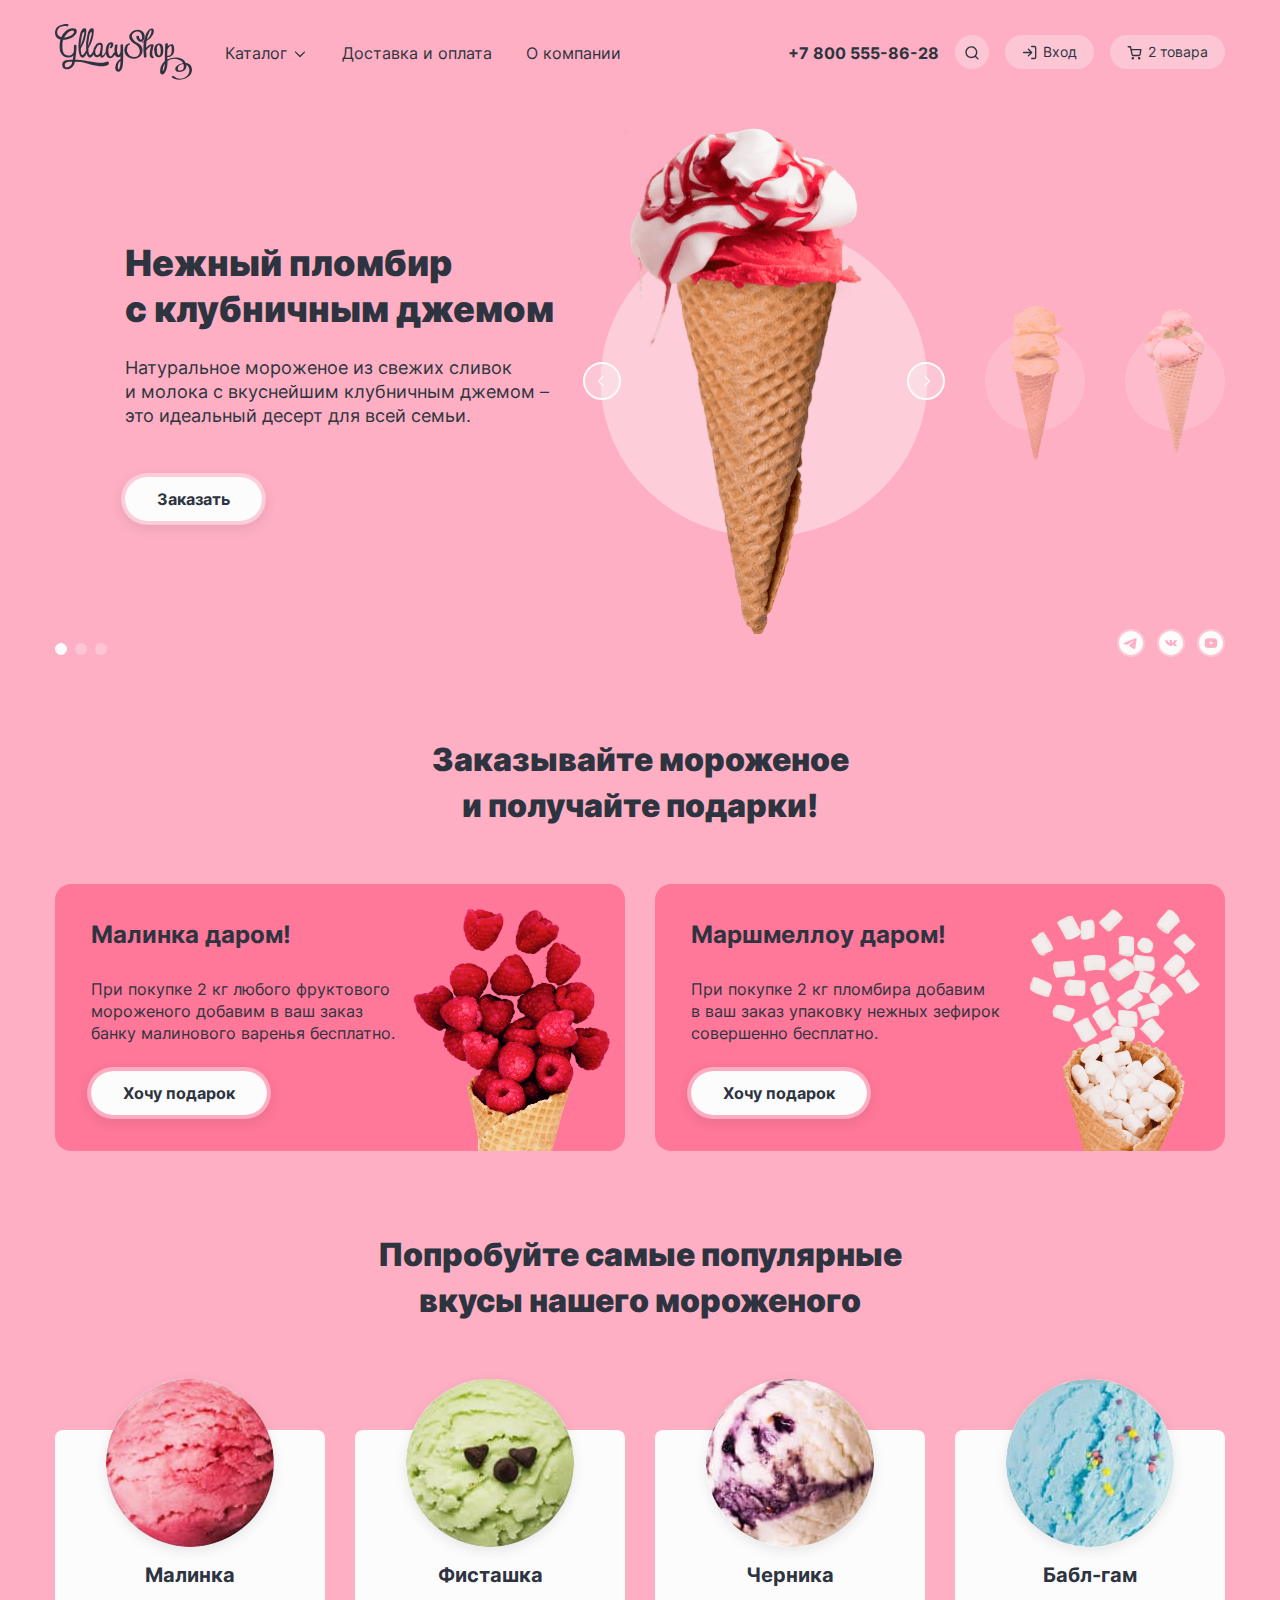
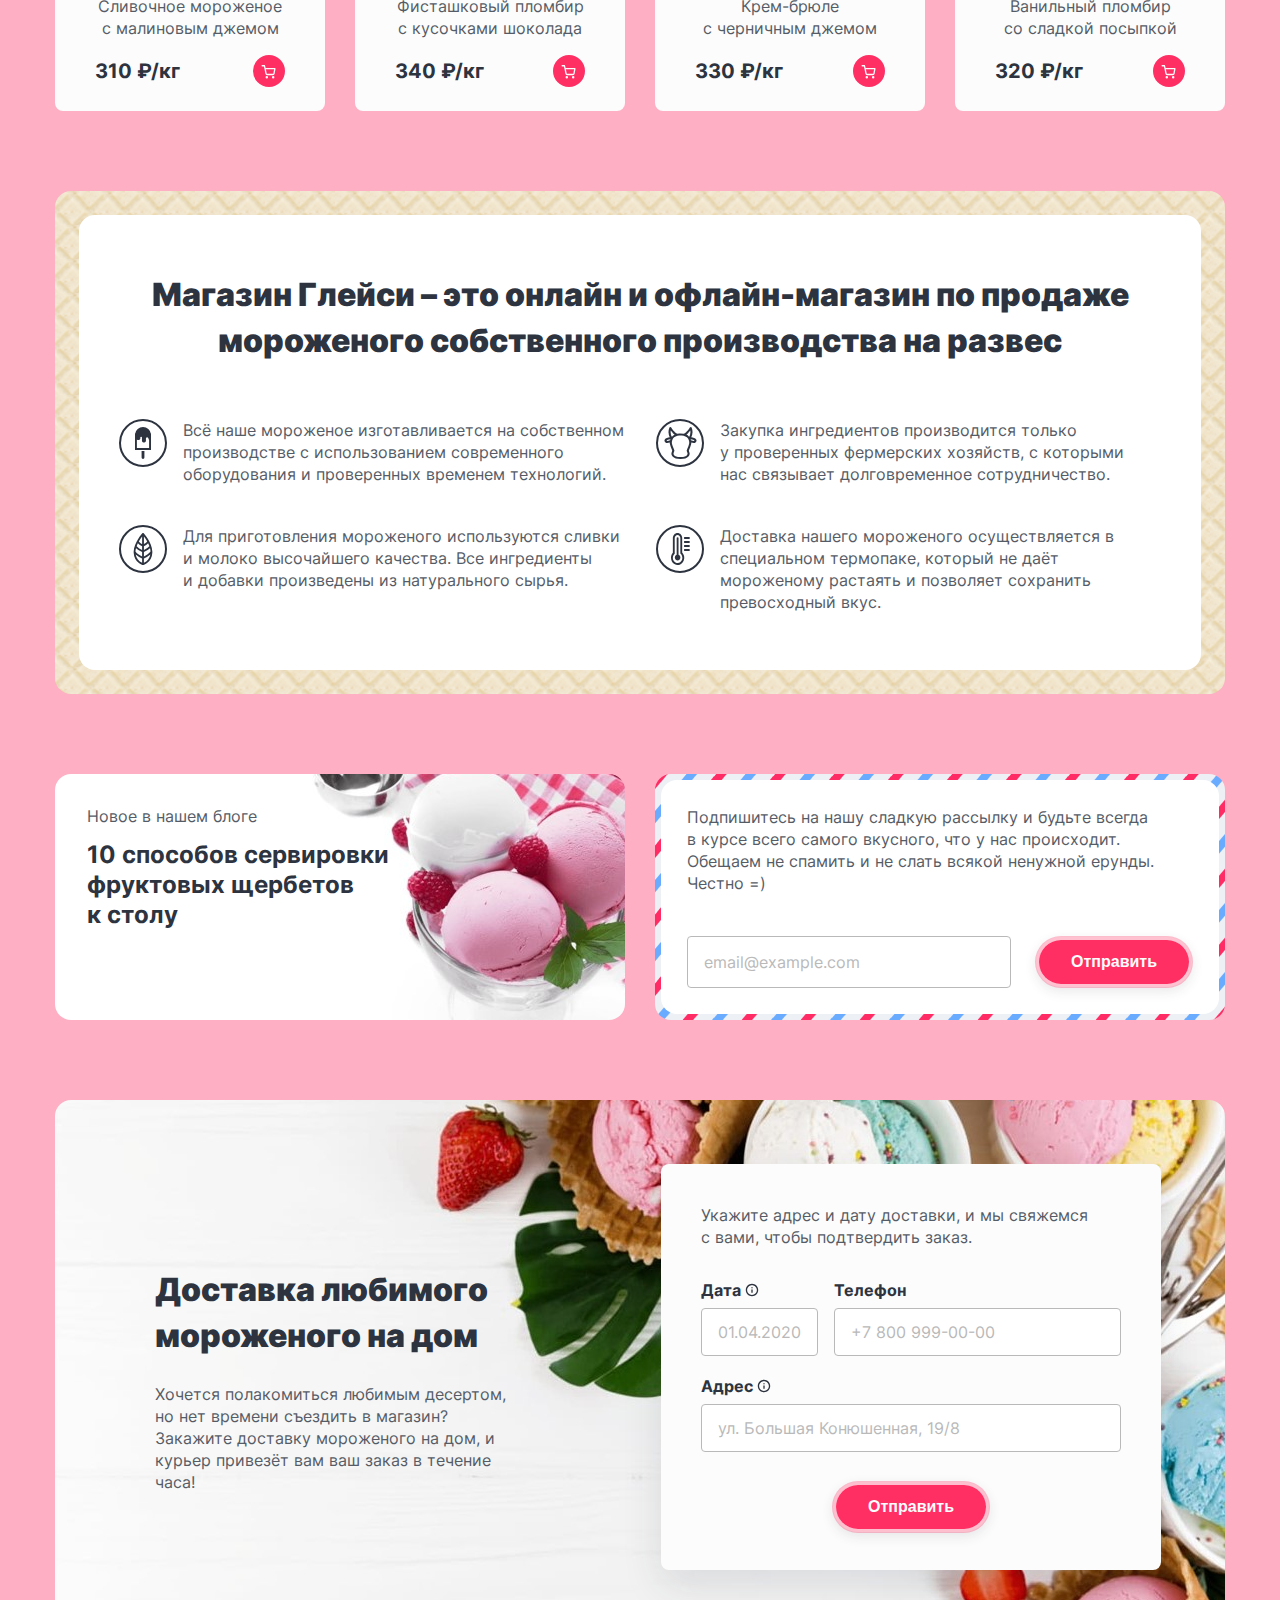
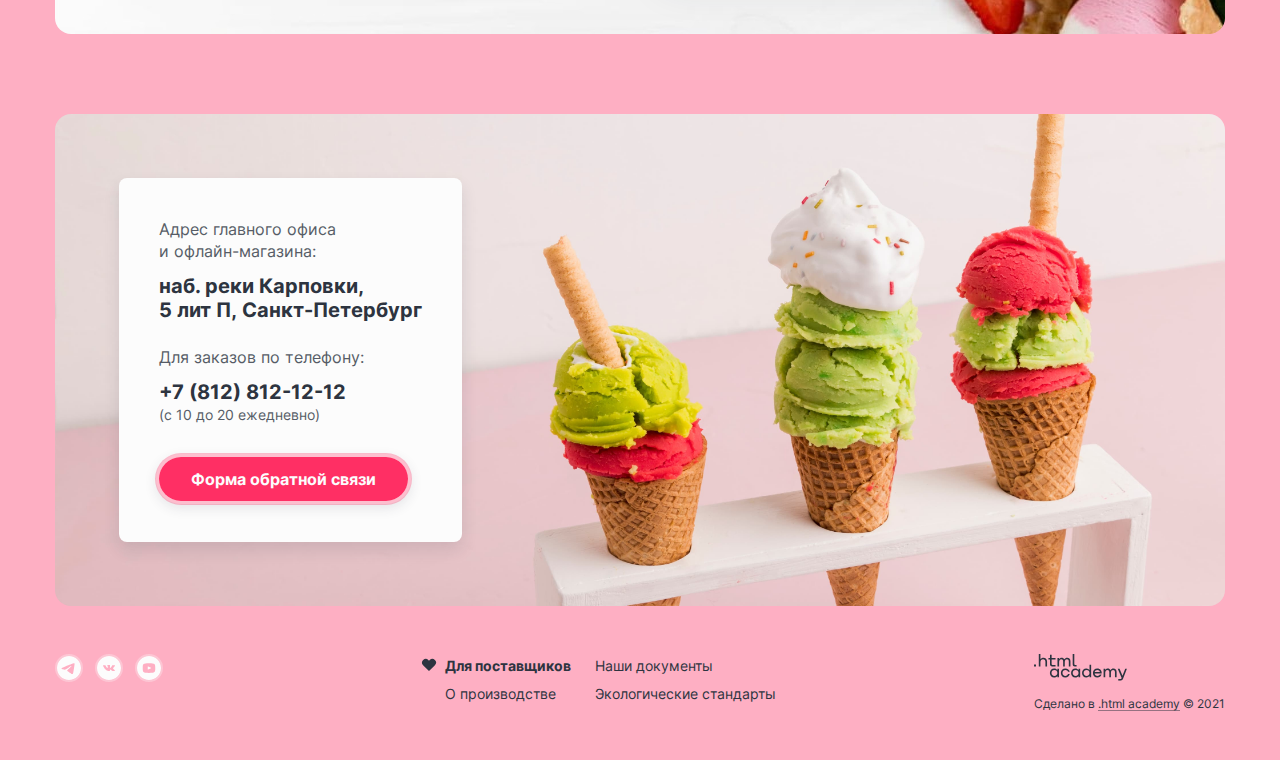
<file: index.html>
<!DOCTYPE html>
<html lang="ru">
  <head>
    <meta charset="utf-8">
    <title>HTML Academy: Глейси</title>
    <link rel="stylesheet" href="styles/styles.css">
    <link rel="icon" href="favicon.ico">
    <link rel="icon" type="image/png" sizes="32x32" href="images/favicon.png">
  </head>
  <body>
    <div class="page-container">
      <header class="page-header">
        <nav class="navigation">
          <a class="page-logo" href="#">
            <img class="logo" src="images/logo.svg" width="137" height="56" alt="Логотип Глейси.">
          </a>
          <ul class="navigation-list">
            <li class="navigation-item">
              <a class="navigation-link navigation-link-catalog link-with-popover" href="#">
                Каталог
                <svg class="navigation-link-icon" aria-hidden="true" focusable="false" xmlns="http://www.w3.org/2000/svg" width="16" height="16" fill="none" viewBox="0 0 16 17"><path fill-rule="evenodd" d="M3.8 7.05a.67.67 0 1 0-.93.95l4.66 4.66a.66.66 0 0 0 .95 0L13.14 8a.67.67 0 0 0-.94-.95L8 11.25l-4.2-4.2Z" clip-rule="evenodd"/></svg>
              </a>
              <div class="popover popover-catalog">
                <ul class="catalog-main">
                  <li class="catalog-main-item">
                    <a class="catalog-link" href="#">Новинки</a>
                  </li>
                </ul>
                <ul class="catalog-list">
                  <li class="catalog-item">
                    <a class="catalog-link" href="catalog.html">Сливочное</a>
                  </li>
                  <li class="catalog-item">
                    <a class="catalog-link" href="#">Щербеты</a>
                  </li>
                  <li class="catalog-item">
                    <a class="catalog-link" href="#">Фруктовый лед</a>
                  </li>
                  <li class="catalog-item">
                    <a class="catalog-link" href="#">Мелорин</a>
                  </li>
                </ul>
              </div>
            </li>
            <li class="navigation-item">
              <a class="navigation-link" href="#">Доставка и оплата</a>
            </li>
            <li class="navigation-item">
              <a class="navigation-link" href="#">О компании</a>
            </li>
          </ul>
          <div class="navigation-user-container">
            <address class="navigation-contacts">
              <a class="navigation-phone" href="tel:+78005558628">+7 800 555-86-28</a>
            </address>
            <ul class="navigation-user">
              <li class="navigation-item">
                <a class="navigation-link navigation-link-search link-with-popover" href="#">
                  <span class="visually-hidden">Поиск.</span>
                  <svg class="navigation-link-icon" aria-hidden="true" focusable="false" xmlns="http://www.w3.org/2000/svg" width="16" height="16" fill="none" viewBox="0 0 16 16"><path fill-rule="evenodd" d="M2.66 8.19a4.67 4.67 0 1 1 9.34 0 4.67 4.67 0 0 1-9.34 0Zm8.42 4.69a6 6 0 1 1 .94-.94l2.45 2.44a.67.67 0 1 1-.94.95l-2.45-2.45Z" clip-rule="evenodd"/></svg>
                </a>
                <div class="popover popover-search">
                  <form class="search-form" action="https://echo.htmlacademy.ru/" method="get">
                    <label class="visually-hidden" for="search">Поле поиска по сайту.</label>
                    <input class="field" type="search" id="search" name="search" placeholder="Поиск по сайту" required>
                  </form>
                </div>
              </li>
              <li class="navigation-item">
                <a class="navigation-link link-with-popover" href="#">
                  <svg class="navigation-link-icon" aria-hidden="true" focusable="false" xmlns="http://www.w3.org/2000/svg" width="16" height="17" fill="none" viewBox="0 0 16 17"><path fill-rule="evenodd" d="M9 2.525c0-.369.298-.667.667-.667h2.666a2 2 0 0 1 2 2v9.333a2 2 0 0 1-2 2H9.667a.667.667 0 0 1 0-1.333h2.666A.667.667 0 0 0 13 13.19V3.858a.666.666 0 0 0-.667-.667H9.667A.667.667 0 0 1 9 2.525ZM5.862 4.72c.26-.26.682-.26.943 0l3.329 3.329a.69.69 0 0 1 .129.177.664.664 0 0 1-.13.774l-3.328 3.33a.667.667 0 1 1-.943-.944l2.195-2.195h-6.39a.667.667 0 1 1 0-1.333h6.39L5.862 5.663a.667.667 0 0 1 0-.943Z" clip-rule="evenodd"/></svg>
                  Вход
                </a>
                <div class="popover popover-auth">
                  <h2 class="popover-title">Личный кабинет</h2>
                  <form class="auth-form" action="https://echo.htmlacademy.ru/" method="post">
                    <div class="field-group">
                      <label class="visually-hidden" for="login">Логин.</label>
                      <input class="field" type="email" id="login" name="login" value="email@example.com" placeholder="Ваш E-mail" required>
                    </div>
                    <div class="field-group">
                      <label class="visually-hidden" for="password">Пароль.</label>
                      <input class="field" type="password" id="password" name="password" value="123456" placeholder="Ваш пароль" required>
                    </div>
                    <div class="auth-container">
                      <button class="button button-dark" type="submit">Войти</button>
                      <div class="user-options">
                        <a class="auth-link" href="#">Забыли пароль?</a>
                        <a class="auth-link" href="#">Регистрация</a>
                      </div>
                    </div>
                  </form>
                </div>
              </li>
              <li class="navigation-item">
                <a class="navigation-link link-with-popover" href="#">
                  <span class="visually-hidden">Корзина.</span>
                  <svg class="navigation-link-icon" aria-hidden="true" focusable="false" xmlns="http://www.w3.org/2000/svg" width="16" height="17" fill="none" viewBox="0 0 16 17"><path fill-rule="evenodd" d="M1.167 2.108a.667.667 0 0 0 0 1.333h1.77l.468 2.336a.664.664 0 0 0 .011.053l.967 4.833a1.826 1.826 0 0 0 1.819 1.47h5.62a1.826 1.826 0 0 0 1.819-1.47l.001-.005.927-4.861a.667.667 0 0 0-.655-.792H4.611l-.473-2.361a.667.667 0 0 0-.654-.536H1.167Zm4.524 8.294-.813-4.064h8.23l-.775 4.067a.493.493 0 0 1-.492.395H6.183a.492.492 0 0 1-.492-.397Zm-1.134 3.961a1.246 1.246 0 1 1 2.492 0 1.246 1.246 0 0 1-2.492 0Zm6.374 0a1.246 1.246 0 1 1 2.491 0 1.246 1.246 0 0 1-2.491 0Z" clip-rule="evenodd"/></svg>
                  2 товара
                </a>
                <div class="popover popover-cart-empty">
                  <p class="cart-empty-text">Ваша корзина пока пуста</p>
                </div>
                <div class="popover popover-cart">
                  <h2 class="popover-title">Корзина</h2>
                  <form class="cart-form" action="https://echo.htmlacademy.ru/" method="post">
                    <ul class="cart-list">
                      <li class="cart-item">
                        <input type="hidden" name="cart-item" value="Малинка">
                        <a class="cart-link" href="#">
                          <img class="cart-image" src="images/card/raspberry.jpg" width="46" height="46" alt="Сливочное мороженое с малиновым джемом.">
                          <div class="cart-position-container">
                            <p class="cart-position">Малинка</p>
                            <p class="cart-position-info">1 кг х 310 ₽</p>
                          </div>
                        </a>
                        <p class="cart-price">310 ₽</p>
                        <button class="cart-del" type="button">
                          <span class="visually-hidden">Удалить товар из корзины.</span>
                        </button>
                      </li>
                      <li class="cart-item">
                        <input type="hidden" name="cart-item" value="Бабл-гам">
                        <a class="cart-link" href="#">
                          <img class="cart-image" src="images/card/bubble-gum.jpg" width="46" height="46" alt="Ванильный пломбир со сладкой посыпкой.">
                          <div class="cart-position-container">
                            <p class="cart-position">Бабл-гам</p>
                            <p class="cart-position-info">1,5 кг х 320 ₽</p>
                          </div>
                        </a>
                        <p class="cart-price">480 ₽</p>
                        <button class="cart-del" type="button">
                          <span class="visually-hidden">Удалить товар из корзины.</span>
                        </button>
                      </li>
                    </ul>
                    <div class="cart-total">
                      <p class="cart-sum">Итого: <span class="cart-counter">790</span> ₽</p>
                      <button class="button button-dark" type="submit">Оформить заказ</button>
                    </div>
                  </form>
                </div>
              </li>
            </ul>
          </div>
        </nav>
      </header>
      <main class="main-container">
        <h1 class="visually-hidden">Магазин мороженого Глейси.</h1>
        <section class="carousel">
          <h2 class="visually-hidden">Новинки мороженого.</h2>
          <ol class="carousel-list">
            <li class="carousel-item carousel-current">
              <h3 class="title carousel-title">Нежный пломбир с&nbsp;клубничным джемом</h3>
              <p class="carousel-description">Натуральное мороженое из свежих сливок и&nbsp;молока с вкуснейшим клубничным джемом – это идеальный десерт для всей семьи.</p>
              <a class="button" href="#">Заказать</a>
            </li>
            <li class="carousel-item">
              <h3 class="title carousel-title">Сливочное мороженое со вкусом банана</h3>
              <p class="carousel-description">Сливочное мороженое с ярким банановым вкусом подарит вам свежесть и наслаждение даже в самый жаркий летний день.</p>
              <a class="button" href="#">Заказать</a>
            </li>
            <li class="carousel-item">
              <h3 class="title carousel-title">Карамельный пломбир с маршмеллоу</h3>
              <p class="carousel-description">Необычный сладкий десерт с карамельным топпингом и кусочками зефира завоюет сердца&nbsp;сладкоежек всех возрастов.</p>
              <a class="button" href="#">Заказать</a>
            </li>
          </ol>
          <ol class="carousel-images-list">
            <li class="carousel-images-item carousel-image-current">
              <img class="carousel-image" src="images/carousel/product-1.png" width="327" height="507" alt="Нежный пломбир с клубничным джемом.">
            </li>
            <li class="carousel-images-item">
              <img class="carousel-image" src="images/carousel/product-2.png" width="312" height="507" alt="Сливочное мороженое со вкусом банана.">
            </li>
            <li class="carousel-images-item">
              <img class="carousel-image" src="images/carousel/product-3.png" width="350" height="507" alt="Карамельный пломбир с маршмеллоу.">
            </li>
          </ol>
          <button class="carousel-button button-prev" type="button">
            <span class="visually-hidden">Предыдущий товар.</span>
            <svg class="carousel-button-icon" aria-hidden="true" focusable="false" xmlns="http://www.w3.org/2000/svg" width="16" height="16" fill="none" viewBox="0 0 16 17"><path fill-rule="evenodd" d="M3.8 7.05a.67.67 0 1 0-.93.95l4.66 4.66a.66.66 0 0 0 .95 0L13.14 8a.67.67 0 0 0-.94-.95L8 11.25l-4.2-4.2Z" clip-rule="evenodd"/></svg>
          </button>
          <button class="carousel-button button-next" type="button">
            <span class="visually-hidden">Следующий товар.</span>
            <svg class="carousel-button-icon" aria-hidden="true" focusable="false" xmlns="http://www.w3.org/2000/svg" width="16" height="16" fill="none" viewBox="0 0 16 17"><path fill-rule="evenodd" d="M3.8 7.05a.67.67 0 1 0-.93.95l4.66 4.66a.66.66 0 0 0 .95 0L13.14 8a.67.67 0 0 0-.94-.95L8 11.25l-4.2-4.2Z" clip-rule="evenodd"/></svg>
          </button>
          <ol class="carousel-pagination">
            <li class="carousel-pagination-item">
              <button class="carousel-pagination-button carousel-pagination-current" type="button">
                <span class="visually-hidden">Первый товар.</span>
              </button>
            </li>
            <li class="carousel-pagination-item">
              <button class="carousel-pagination-button" type="button">
                <span class="visually-hidden">Второй товар.</span>
              </button>
            </li>
            <li class="carousel-pagination-item">
              <button class="carousel-pagination-button" type="button">
                <span class="visually-hidden">Третий товар.</span>
              </button>
            </li>
          </ol>
          <section class="social">
            <h2 class="visually-hidden">Контакты в социальных сетях.</h2>
            <ul class="social-list">
              <li class="social-item">
                <a class="social-link link-telegram" href="https://t.me/htmlacademy">
                  <span class="visually-hidden">Телеграм.</span>
                  <svg class="social-icon" aria-hidden="true" focusable="false" xmlns="http://www.w3.org/2000/svg" width="24" height="24" viewBox="0 0 24 24"><path fill-rule="evenodd" d="M24 12c0 6.627-5.373 12-12 12S0 18.627 0 12 5.373 0 12 0s12 5.373 12 12ZM12.43 8.859c-1.167.485-3.5 1.49-6.998 3.014-.568.226-.866.447-.893.663-.046.366.412.51 1.034.705.085.027.173.054.263.084.613.199 1.437.432 1.865.441.389.008.823-.152 1.302-.48 3.268-2.207 4.955-3.322 5.061-3.346.075-.017.179-.039.249.024.07.062.063.18.056.212-.046.193-1.84 1.862-2.77 2.726-.29.269-.495.46-.537.504-.094.097-.19.19-.282.279-.57.548-.996.96.024 1.632.49.323.882.59 1.273.856.427.291.853.581 1.405.943.14.092.274.187.405.28.497.355.944.673 1.496.623.32-.03.652-.331.82-1.23.397-2.126 1.179-6.73 1.36-8.628a2.112 2.112 0 0 0-.02-.472.506.506 0 0 0-.172-.325c-.143-.117-.365-.142-.465-.14-.451.008-1.143.249-4.476 1.635Z" clip-rule="evenodd"/></svg>
                </a>
              </li>
              <li class="social-item">
                <a class="social-link link-vk" href="https://vk.com/htmlacademy">
                  <span class="visually-hidden">ВКонтакте.</span>
                  <svg class="social-icon" aria-hidden="true" focusable="false" xmlns="http://www.w3.org/2000/svg" width="24" height="24" viewBox="0 0 24 24"><path fill-rule="evenodd" d="M24 12c0 6.627-5.373 12-12 12S0 18.627 0 12 5.373 0 12 0s12 5.373 12 12Zm-11.412 2.975h-.717s-1.582.083-2.976-1.188c-1.52-1.388-2.863-4.14-2.863-4.14s-.077-.18.007-.268c.095-.098.352-.104.352-.104l1.715-.01s.161.024.277.098c.095.062.149.176.149.176s.277.615.644 1.17c.716 1.085 1.05 1.322 1.293 1.206.354-.17.248-1.533.248-1.533s.007-.496-.178-.716c-.143-.17-.414-.22-.533-.235-.096-.011.062-.207.267-.295.309-.133.854-.14 1.498-.135.501.005.645.032.842.074.455.096.44.405.41 1.07-.01.2-.02.43-.02.697 0 .06-.002.124-.004.19-.01.34-.023.73.233.876.132.074.453.011 1.256-1.185.381-.566.667-1.233.667-1.233s.062-.119.16-.17c.098-.051.232-.036.232-.036l1.805-.01s.542-.056.63.158c.091.226-.203.751-.94 1.612-.696.813-1.036 1.115-1.01 1.38.02.196.242.372.67.72.888.722 1.124 1.101 1.18 1.192a.447.447 0 0 0 .011.016c.398.578-.44.623-.44.623l-1.603.02s-.345.06-.798-.214c-.237-.142-.469-.375-.69-.597-.337-.339-.649-.652-.915-.578-.447.124-.433.967-.433.967s.004.18-.098.277c-.11.104-.328.125-.328.125Z" clip-rule="evenodd"/></svg>
                </a>
              </li>
              <li class="social-item">
                <a class="social-link link-youtube" href="https://www.youtube.com/user/htmlacademyru">
                  <span class="visually-hidden">Ютуб.</span>
                  <svg class="social-icon" aria-hidden="true" focusable="false" xmlns="http://www.w3.org/2000/svg" width="24" height="24" viewBox="0 0 24 24"><path d="m14.004 11.791-2.808-1.31c-.245-.114-.446.014-.446.285v2.468c0 .271.201.399.446.285l2.806-1.31c.247-.115.247-.303.002-.418ZM12 0C5.372 0 0 5.372 0 12s5.372 12 12 12 12-5.372 12-12S18.628 0 12 0Zm0 16.875c-6.143 0-6.25-.554-6.25-4.875S5.857 7.125 12 7.125c6.142 0 6.25.554 6.25 4.875s-.108 4.875-6.25 4.875Z"/></svg>
                </a>
              </li>
            </ul>
          </section>
        </section>
        <section class="gift">
          <h2 class="title">
            Заказывайте мороженое  <br>
            и получайте подарки!
          </h2>
          <ul class="gift-list">
            <li class="gift-item gift-raspberry">
              <h3 class="subtitle">Малинка даром!</h3>
              <p class="reset">При покупке 2 кг любого фруктового мороженого добавим в ваш заказ банку малинового варенья бесплатно.</p>
              <a class="button" href="#">Хочу подарок</a>
            </li>
            <li class="gift-item gift-marshmallow">
              <h3 class="subtitle">Маршмеллоу даром!</h3>
              <p class="reset">При покупке 2 кг пломбира добавим в&nbsp;ваш заказ упаковку нежных зефирок совершенно бесплатно.</p>
              <a class="button" href="#">Хочу подарок</a>
            </li>
          </ul>
        </section>
        <section class="popular">
          <h2 class="title">
            Попробуйте самые популярные <br>
            вкусы нашего мороженого
          </h2>
          <ul class="popular-list">
            <li class="card">
              <a class="card-link" href="#">
                <img class="card-image" src="images/card/raspberry.jpg" width="168" height="168" alt="Сливочное мороженое с малиновым джемом.">
                <h3 class="card-title">Малинка</h3>
                <p class="reset">Сливочное мороженое с малиновым джемом</p>
              </a>
              <span class="card-price">310 ₽/кг</span>
              <a class="card-button" href="#">
                <span class="visually-hidden">Добавить в корзину.</span>
                <svg class="card-icon" aria-hidden="true" focusable="false" xmlns="http://www.w3.org/2000/svg" width="16" height="17" fill="none" viewBox="0 0 16 17"><path fill-rule="evenodd" d="M1.167 2.108a.667.667 0 0 0 0 1.333h1.77l.468 2.336a.664.664 0 0 0 .011.053l.967 4.833a1.826 1.826 0 0 0 1.819 1.47h5.62a1.826 1.826 0 0 0 1.819-1.47l.001-.005.927-4.861a.667.667 0 0 0-.655-.792H4.611l-.473-2.361a.667.667 0 0 0-.654-.536H1.167Zm4.524 8.294-.813-4.064h8.23l-.775 4.067a.493.493 0 0 1-.492.395H6.183a.492.492 0 0 1-.492-.397Zm-1.134 3.961a1.246 1.246 0 1 1 2.492 0 1.246 1.246 0 0 1-2.492 0Zm6.374 0a1.246 1.246 0 1 1 2.491 0 1.246 1.246 0 0 1-2.491 0Z" clip-rule="evenodd"/></svg>
              </a>
            </li>
            <li class="card">
              <a class="card-link" href="#">
                <img class="card-image" src="images/card/pistachio.jpg" width="168" height="168" alt="Фисташковый пломбир с кусочками шоколада.">
                <h3 class="card-title">Фисташка</h3>
                <p class="reset">Фисташковый пломбир с кусочками шоколада</p>
              </a>
              <span class="card-price">340 ₽/кг</span>
              <a class="card-button" href="#">
                <span class="visually-hidden">Добавить в корзину.</span>
                <svg class="card-icon" aria-hidden="true" focusable="false" xmlns="http://www.w3.org/2000/svg" width="16" height="17" fill="none" viewBox="0 0 16 17"><path fill-rule="evenodd" d="M1.167 2.108a.667.667 0 0 0 0 1.333h1.77l.468 2.336a.664.664 0 0 0 .011.053l.967 4.833a1.826 1.826 0 0 0 1.819 1.47h5.62a1.826 1.826 0 0 0 1.819-1.47l.001-.005.927-4.861a.667.667 0 0 0-.655-.792H4.611l-.473-2.361a.667.667 0 0 0-.654-.536H1.167Zm4.524 8.294-.813-4.064h8.23l-.775 4.067a.493.493 0 0 1-.492.395H6.183a.492.492 0 0 1-.492-.397Zm-1.134 3.961a1.246 1.246 0 1 1 2.492 0 1.246 1.246 0 0 1-2.492 0Zm6.374 0a1.246 1.246 0 1 1 2.491 0 1.246 1.246 0 0 1-2.491 0Z" clip-rule="evenodd"/></svg>
              </a>
            </li>
            <li class="card">
              <a class="card-link" href="#">
                <img class="card-image" src="images/card/blueberry.jpg" width="168" height="168" alt="Крем-брюле с черничным джемом.">
                <h3 class="card-title">Черника</h3>
                <p class="reset">Крем-брюле с&nbsp;черничным джемом</p>
              </a>
              <span class="card-price">330 ₽/кг</span>
              <a class="card-button" href="#">
                <span class="visually-hidden">Добавить в корзину.</span>
                <svg class="card-icon" aria-hidden="true" focusable="false" xmlns="http://www.w3.org/2000/svg" width="16" height="17" fill="none" viewBox="0 0 16 17"><path fill-rule="evenodd" d="M1.167 2.108a.667.667 0 0 0 0 1.333h1.77l.468 2.336a.664.664 0 0 0 .011.053l.967 4.833a1.826 1.826 0 0 0 1.819 1.47h5.62a1.826 1.826 0 0 0 1.819-1.47l.001-.005.927-4.861a.667.667 0 0 0-.655-.792H4.611l-.473-2.361a.667.667 0 0 0-.654-.536H1.167Zm4.524 8.294-.813-4.064h8.23l-.775 4.067a.493.493 0 0 1-.492.395H6.183a.492.492 0 0 1-.492-.397Zm-1.134 3.961a1.246 1.246 0 1 1 2.492 0 1.246 1.246 0 0 1-2.492 0Zm6.374 0a1.246 1.246 0 1 1 2.491 0 1.246 1.246 0 0 1-2.491 0Z" clip-rule="evenodd"/></svg>
              </a>
            </li>
            <li class="card">
              <a class="card-link" href="#">
                <img class="card-image" src="images/card/bubble-gum.jpg" width="168" height="168" alt="Ванильный пломбир со сладкой посыпкой.">
                <h3 class="card-title">Бабл-гам</h3>
                <p class="reset">Ванильный пломбир со&nbsp;сладкой посыпкой</p>
              </a>
              <span class="card-price">320 ₽/кг</span>
              <a class="card-button" href="#">
                <span class="visually-hidden">Добавить в корзину.</span>
                <svg class="card-icon" aria-hidden="true" focusable="false" xmlns="http://www.w3.org/2000/svg" width="16" height="17" fill="none" viewBox="0 0 16 17"><path fill-rule="evenodd" d="M1.167 2.108a.667.667 0 0 0 0 1.333h1.77l.468 2.336a.664.664 0 0 0 .011.053l.967 4.833a1.826 1.826 0 0 0 1.819 1.47h5.62a1.826 1.826 0 0 0 1.819-1.47l.001-.005.927-4.861a.667.667 0 0 0-.655-.792H4.611l-.473-2.361a.667.667 0 0 0-.654-.536H1.167Zm4.524 8.294-.813-4.064h8.23l-.775 4.067a.493.493 0 0 1-.492.395H6.183a.492.492 0 0 1-.492-.397Zm-1.134 3.961a1.246 1.246 0 1 1 2.492 0 1.246 1.246 0 0 1-2.492 0Zm6.374 0a1.246 1.246 0 1 1 2.491 0 1.246 1.246 0 0 1-2.491 0Z" clip-rule="evenodd"/></svg>
              </a>
            </li>
          </ul>
        </section>
        <section class="about">
          <div class="about-container">
            <h2 class="title">Магазин Глейси – это онлайн и офлайн-магазин по продаже мороженого собственного производства на развес</h2>
            <ul class="about-list">
              <li class="about-item about-icecream">
                <p class="reset">Всё наше мороженое изготавливается на собственном производстве с&nbsp;использованием современного оборудования и проверенных временем технологий.</p>
              </li>
              <li class="about-item about-contractors">
                <p class="reset">Закупка ингредиентов производится только у&nbsp;проверенных фермерских хозяйств, с&nbsp;которыми нас&nbsp;связывает долговременное сотрудничество.</p>
              </li>
              <li class="about-item about-natural">
                <p class="reset">Для приготовления мороженого используются сливки и молоко высочайшего качества. Все&nbsp;ингредиенты и&nbsp;добавки произведены из натурального сырья.</p>
              </li>
              <li class="about-item about-delivery">
                <p class="reset">Доставка нашего мороженого осуществляется в специальном термопаке, который не даёт мороженому растаять и позволяет сохранить превосходный вкус.</p>
              </li>
            </ul>
          </div>
        </section>
        <div class="main-inner-container">
          <article class="blog-preview">
            <a class="article-link" href="#">
              <h2 class="article-title">Новое в нашем блоге</h2>
              <p class="preview-title">10 способов сервировки фруктовых щербетов к&nbsp;столу</p>
            </a>
          </article>
          <div class="subscribe-container">
            <section class="subscribe">
              <h2 class="visually-hidden">Подписаться на рассылку.</h2>
              <p class="reset">Подпишитесь на нашу сладкую рассылку и будьте всегда в&nbsp;курсе всего самого вкусного, что у нас происходит. Обещаем не спамить и не слать всякой ненужной ерунды. Честно =)</p>
              <form class="subscribe-form" action="https://echo.htmlacademy.ru/" method="post">
                <label class="visually-hidden" for="subscribe-email">E-mail</label>
                <input class="field" type="email" name="subscribe-email" id="subscribe-email" placeholder="email@example.com" required>
                <button class="button button-dark" type="submit">Отправить</button>
              </form>
            </section>
          </div>
        </div>
        <section class="delivery">
          <div class="delivery-description">
            <h2 class="title">Доставка любимого мороженого на дом</h2>
            <p class="reset">Хочется полакомиться любимым десертом, но&nbsp;нет времени съездить в магазин? Закажите доставку мороженого на дом, и курьер привезёт вам ваш заказ в течение часа!</p>
          </div>
          <div class="delivery-form-container">
            <p class="reset">Укажите адрес и дату доставки, и мы свяжемся с&nbsp;вами, чтобы подтвердить заказ.</p>
            <form class="delivery-form" action="https://echo.htmlacademy.ru/" method="post">
              <div class="field-group field-group-date">
                <span class="delivery-label">
                  <label class="delivery-label" for="date">Дата</label>
                  <span class="tooltip">
                    <button class="tooltip-toggle" type="button" aria-labelledby="tooltip-label-date"></button>
                    <span class="tooltip-text" role="tooltip" id="tooltip-label-date">Введите желаемую дату доставки</span>
                  </span>
                </span>
                <input class="field" type="text" id="date" name="date" placeholder="01.04.2020" required>
              </div>
              <div class="field-group field-group-phone">
                <label class="delivery-label" for="phone">Телефон</label>
                <input class="field" type="text" id="phone" name="phone" placeholder="+7 800 999-00-00" required>
              </div>
              <div class="field-group field-group-address">
                <span class="delivery-label">
                  <label class="delivery-label" for="address">Адрес</label>
                  <span class="tooltip">
                    <button class="tooltip-toggle" type="button" aria-labelledby="tooltip-label-adress"></button>
                    <span class="tooltip-text" role="tooltip" id="tooltip-label-adress">Введите название улицы, дома и квартиры</span>
                  </span>
                </span>
                <input class="field" type="text" id="address" name="address" placeholder="ул. Большая Конюшенная, 19/8" required>
              </div>
              <button class="button button-dark" type="submit">Отправить</button>
            </form>
          </div>
        </section>
        <section class="contacts">
          <h2 class="visually-hidden">Контакты.</h2>
          <div class="contacts-container">
            <div class="address-container">
              <p class="reset">Адрес главного офиса и&nbsp;офлайн&#8288;-&#8288;магазина:</p>
              <address class="contacts-item">наб. реки Карповки, 5&nbsp;лит&nbsp;П,&nbsp;Санкт-Петербург</address>
            </div>
            <p class="reset">Для заказов по телефону:</p>
            <address class="contacts-item">
              <a class="contacts-phone" href="tel:+78128121212">+7 (812) 812-12-12</a>
            </address>
            <p class="reset schedule">(с 10 до 20 ежедневно)</p>
            <a class="button button-dark feedback-button" href="">Форма обратной связи</a>
          </div>
        </section>
      </main>
      <footer class="page-footer">
        <section class="social">
          <h2 class="visually-hidden">Контакты в социальных сетях.</h2>
          <ul class="social-list">
            <li class="social-item">
              <a class="social-link link-telegram" href="https://t.me/htmlacademy">
                <span class="visually-hidden">Телеграм.</span>
                <svg class="social-icon" aria-hidden="true" focusable="false" xmlns="http://www.w3.org/2000/svg" width="24" height="24" viewBox="0 0 24 24"><path fill-rule="evenodd" d="M24 12c0 6.627-5.373 12-12 12S0 18.627 0 12 5.373 0 12 0s12 5.373 12 12ZM12.43 8.859c-1.167.485-3.5 1.49-6.998 3.014-.568.226-.866.447-.893.663-.046.366.412.51 1.034.705.085.027.173.054.263.084.613.199 1.437.432 1.865.441.389.008.823-.152 1.302-.48 3.268-2.207 4.955-3.322 5.061-3.346.075-.017.179-.039.249.024.07.062.063.18.056.212-.046.193-1.84 1.862-2.77 2.726-.29.269-.495.46-.537.504-.094.097-.19.19-.282.279-.57.548-.996.96.024 1.632.49.323.882.59 1.273.856.427.291.853.581 1.405.943.14.092.274.187.405.28.497.355.944.673 1.496.623.32-.03.652-.331.82-1.23.397-2.126 1.179-6.73 1.36-8.628a2.112 2.112 0 0 0-.02-.472.506.506 0 0 0-.172-.325c-.143-.117-.365-.142-.465-.14-.451.008-1.143.249-4.476 1.635Z" clip-rule="evenodd"/></svg>
              </a>
            </li>
            <li class="social-item">
              <a class="social-link link-vk" href="https://vk.com/htmlacademy">
                <span class="visually-hidden">ВКонтакте.</span>
                <svg class="social-icon" aria-hidden="true" focusable="false" xmlns="http://www.w3.org/2000/svg" width="24" height="24" viewBox="0 0 24 24"><path fill-rule="evenodd" d="M24 12c0 6.627-5.373 12-12 12S0 18.627 0 12 5.373 0 12 0s12 5.373 12 12Zm-11.412 2.975h-.717s-1.582.083-2.976-1.188c-1.52-1.388-2.863-4.14-2.863-4.14s-.077-.18.007-.268c.095-.098.352-.104.352-.104l1.715-.01s.161.024.277.098c.095.062.149.176.149.176s.277.615.644 1.17c.716 1.085 1.05 1.322 1.293 1.206.354-.17.248-1.533.248-1.533s.007-.496-.178-.716c-.143-.17-.414-.22-.533-.235-.096-.011.062-.207.267-.295.309-.133.854-.14 1.498-.135.501.005.645.032.842.074.455.096.44.405.41 1.07-.01.2-.02.43-.02.697 0 .06-.002.124-.004.19-.01.34-.023.73.233.876.132.074.453.011 1.256-1.185.381-.566.667-1.233.667-1.233s.062-.119.16-.17c.098-.051.232-.036.232-.036l1.805-.01s.542-.056.63.158c.091.226-.203.751-.94 1.612-.696.813-1.036 1.115-1.01 1.38.02.196.242.372.67.72.888.722 1.124 1.101 1.18 1.192a.447.447 0 0 0 .011.016c.398.578-.44.623-.44.623l-1.603.02s-.345.06-.798-.214c-.237-.142-.469-.375-.69-.597-.337-.339-.649-.652-.915-.578-.447.124-.433.967-.433.967s.004.18-.098.277c-.11.104-.328.125-.328.125Z" clip-rule="evenodd"/></svg>
              </a>
            </li>
            <li class="social-item">
              <a class="social-link link-youtube" href="https://www.youtube.com/user/htmlacademyru">
                <span class="visually-hidden">Ютуб.</span>
                <svg class="social-icon" aria-hidden="true" focusable="false" xmlns="http://www.w3.org/2000/svg" width="24" height="24" viewBox="0 0 24 24"><path d="m14.004 11.791-2.808-1.31c-.245-.114-.446.014-.446.285v2.468c0 .271.201.399.446.285l2.806-1.31c.247-.115.247-.303.002-.418ZM12 0C5.372 0 0 5.372 0 12s5.372 12 12 12 12-5.372 12-12S18.628 0 12 0Zm0 16.875c-6.143 0-6.25-.554-6.25-4.875S5.857 7.125 12 7.125c6.142 0 6.25.554 6.25 4.875s-.108 4.875-6.25 4.875Z"/></svg>
              </a>
            </li>
          </ul>
        </section>
        <nav class="contractors-info">
          <ul class="info-list">
            <li class="info-item info-item-main">
              <a class="info-link" href="#">Для поставщиков</a>
            </li>
            <li class="info-item">
              <a class="info-link" href="#">Наши документы</a>
            </li>
            <li class="info-item">
              <a class="info-link" href="#">О производстве</a>
            </li>
            <li class="info-item">
              <a class="info-link" href="#">Экологические стандарты</a>
            </li>
          </ul>
        </nav>
        <div class="htmlacademy-info">
          <a class="htmlacademy-link-logo" href="https://htmlacademy.ru/">
            <img class="htmlacademy-logo" src="images/footer/logo_htmlacademy.svg" width="93" height="27" alt="Логотип hrml academy.">
          </a>
          <p class="reset copyright">Сделано в
            <a class="htmlacademy-link" href="https://htmlacademy.ru/">.html academy</a>
             © 2021
          </p>
        </div>
      </footer>
    </div>
    <div class="modal-container modal-container-close">
      <div class="modal">
        <h2 class="modal-title">Мы обязательно ответим вам!</h2>
        <button class="modal-close-button" type="button">
          <span class="visually-hidden">Закрыть.</span>
        </button>
        <form class="feedback-form" action="https://echo.htmlacademy.ru/" method="post">
          <div class="field-group">
            <label class="visually-hidden" for="name">Введите имя.</label>
            <input class="field" type="text" id="name" name="name" placeholder="Имя и фамилия" required>
          </div>
          <div class="field-group">
            <label class="visually-hidden" for="feedback-email">Введите e-mail.</label>
            <input class="field" type="email" id="feedback-email" name="feedback-email" placeholder="email@example.com" required>
          </div>
          <div class="field-group">
            <label class="visually-hidden" for="message">Введите текст сообщения.</label>
            <textarea class="field textarea-field" id="message" name="message" placeholder="В свободной форме" rows="6" required></textarea>
          </div>
          <button class="button button-dark" type="submit">Отправить</button>
        </form>
      </div>
    </div>
    <script src="./script/script.js"></script>
  </body>
</html>
</file>
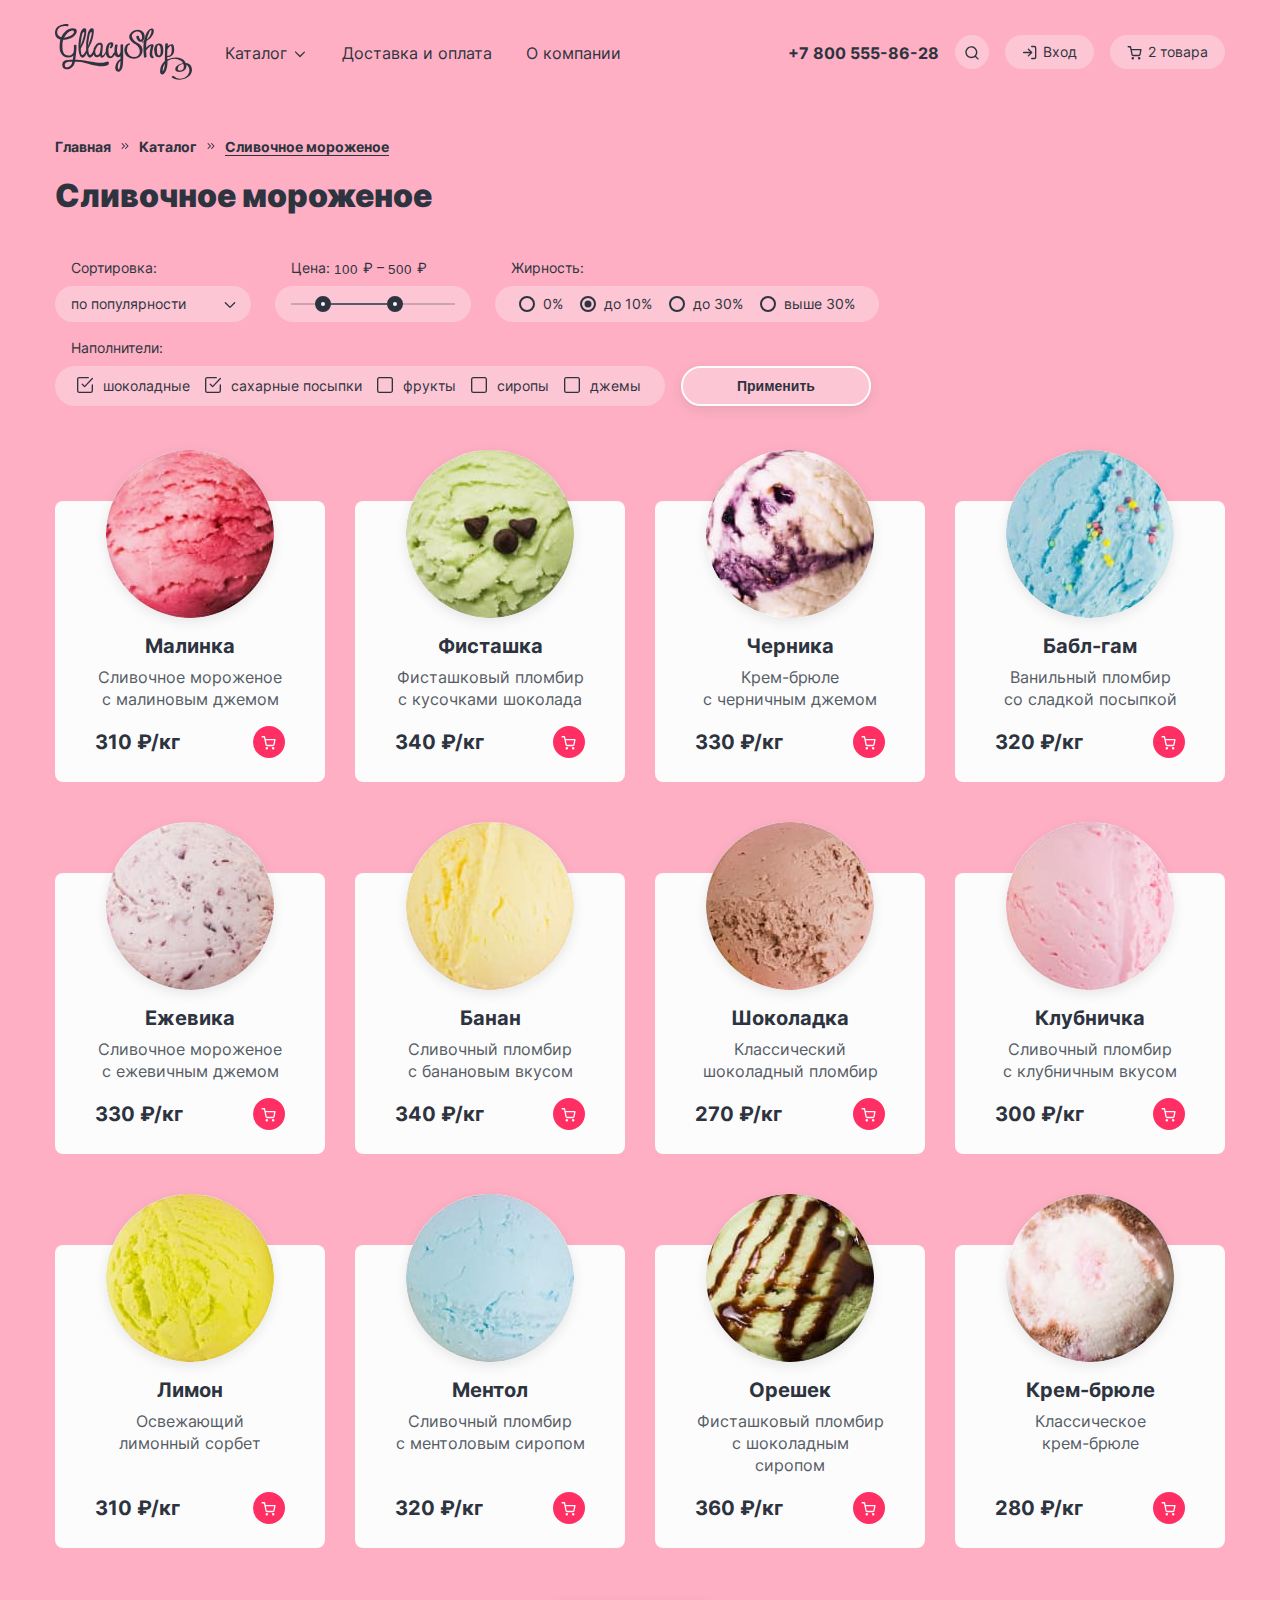
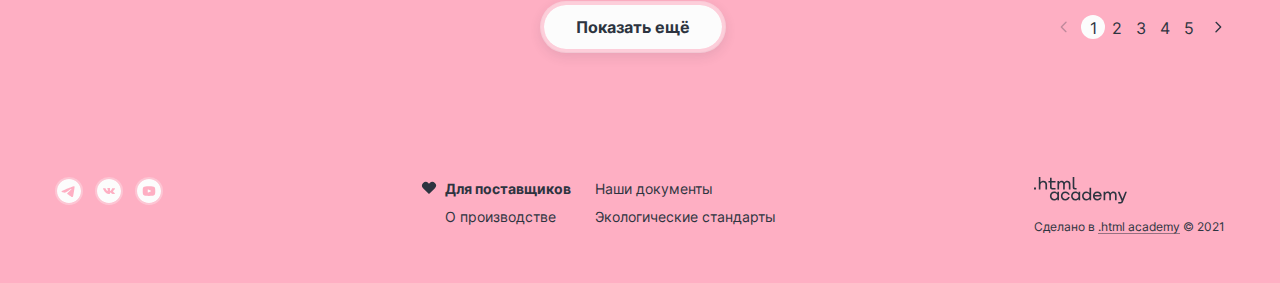
<file: catalog.html>
<!DOCTYPE html>
<html lang="ru">
  <head>
    <meta charset="utf-8">
    <title>HTML Academy: Глейси</title>
    <link rel="stylesheet" href="styles/styles.css">
    <link rel="icon" href="favicon.ico">
    <link rel="icon" type="image/png" sizes="32x32" href="images/favicon.png">
  </head>
  <body>
    <div class="page-container">
      <header class="page-header">
        <nav class="navigation">
          <a class="page-logo" href="index.html">
            <img class="logo" src="images/logo.svg" width="137" height="56" alt="Логотип Глейси.">
          </a>
          <ul class="navigation-list">
            <li class="navigation-item">
              <a class="navigation-link navigation-link-catalog link-with-popover" href="#">
                Каталог
                <svg class="navigation-link-icon" aria-hidden="true" focusable="false" xmlns="http://www.w3.org/2000/svg" width="16" height="16" fill="none" viewBox="0 0 16 17"><path fill-rule="evenodd" d="M3.8 7.05a.67.67 0 1 0-.93.95l4.66 4.66a.66.66 0 0 0 .95 0L13.14 8a.67.67 0 0 0-.94-.95L8 11.25l-4.2-4.2Z" clip-rule="evenodd"/></svg>
              </a>
              <div class="popover popover-catalog">
                <ul class="catalog-main">
                  <li class="catalog-main-item">
                    <a class="catalog-link" href="#">Новинки</a>
                  </li>
                </ul>
                <ul class="catalog-list">
                  <li class="catalog-item">
                    <a class="catalog-link" href="#">Сливочное</a>
                  </li>
                  <li class="catalog-item">
                    <a class="catalog-link" href="#">Щербеты</a>
                  </li>
                  <li class="catalog-item">
                    <a class="catalog-link" href="#">Фруктовый лед</a>
                  </li>
                  <li class="catalog-item">
                    <a class="catalog-link" href="#">Мелорин</a>
                  </li>
                </ul>
              </div>
            </li>
            <li class="navigation-item">
              <a class="navigation-link" href="#">Доставка и оплата</a>
            </li>
            <li class="navigation-item">
              <a class="navigation-link" href="#">О компании</a>
            </li>
          </ul>
          <div class="navigation-user-container">
            <address class="navigation-contacts">
              <a class="navigation-phone" href="tel:+78005558628">+7 800 555-86-28</a>
            </address>
            <ul class="navigation-user">
              <li class="navigation-item">
                <a class="navigation-link navigation-link-search link-with-popover" href="#">
                  <span class="visually-hidden">Поиск.</span>
                  <svg class="navigation-link-icon" aria-hidden="true" focusable="false" xmlns="http://www.w3.org/2000/svg" width="16" height="16" fill="none" viewBox="0 0 16 16"><path fill-rule="evenodd" d="M2.66 8.19a4.67 4.67 0 1 1 9.34 0 4.67 4.67 0 0 1-9.34 0Zm8.42 4.69a6 6 0 1 1 .94-.94l2.45 2.44a.67.67 0 1 1-.94.95l-2.45-2.45Z" clip-rule="evenodd"/></svg>
                </a>
                <div class="popover popover-search">
                  <form class="search-form" action="https://echo.htmlacademy.ru/" method="get">
                    <label class="visually-hidden" for="search">Поле поиска по сайту.</label>
                    <input class="field" type="search" id="search" name="search" placeholder="Поиск по сайту" required>
                  </form>
                </div>
              </li>
              <li class="navigation-item">
                <a class="navigation-link link-with-popover" href="#">
                  <svg class="navigation-link-icon" aria-hidden="true" focusable="false" xmlns="http://www.w3.org/2000/svg" width="16" height="17" fill="none" viewBox="0 0 16 17"><path fill-rule="evenodd" d="M9 2.525c0-.369.298-.667.667-.667h2.666a2 2 0 0 1 2 2v9.333a2 2 0 0 1-2 2H9.667a.667.667 0 0 1 0-1.333h2.666A.667.667 0 0 0 13 13.19V3.858a.666.666 0 0 0-.667-.667H9.667A.667.667 0 0 1 9 2.525ZM5.862 4.72c.26-.26.682-.26.943 0l3.329 3.329a.69.69 0 0 1 .129.177.664.664 0 0 1-.13.774l-3.328 3.33a.667.667 0 1 1-.943-.944l2.195-2.195h-6.39a.667.667 0 1 1 0-1.333h6.39L5.862 5.663a.667.667 0 0 1 0-.943Z" clip-rule="evenodd"/></svg>
                  Вход
                </a>
                <div class="popover popover-auth">
                  <h2 class="popover-title">Личный кабинет</h2>
                  <form class="auth-form" action="https://echo.htmlacademy.ru/" method="post">
                    <div class="field-group">
                      <label class="visually-hidden" for="login">Логин.</label>
                      <input class="field" type="email" id="login" name="login" value="email@example.com" placeholder="Ваш E-mail" required>
                    </div>
                    <div class="field-group">
                      <label class="visually-hidden" for="password">Пароль.</label>
                      <input class="field" type="password" id="password" name="password" value="123456" placeholder="Ваш пароль" required>
                    </div>
                    <div class="auth-container">
                      <button class="button button-dark" type="submit">Войти</button>
                      <div class="user-options">
                        <a class="auth-link" href="#">Забыли пароль?</a>
                        <a class="auth-link" href="#">Регистрация</a>
                      </div>
                    </div>
                  </form>
                </div>
              </li>
              <li class="navigation-item">
                <a class="navigation-link link-with-popover" href="#">
                  <span class="visually-hidden">Корзина.</span>
                  <svg class="navigation-link-icon" aria-hidden="true" focusable="false" xmlns="http://www.w3.org/2000/svg" width="16" height="17" fill="none" viewBox="0 0 16 17"><path fill-rule="evenodd" d="M1.167 2.108a.667.667 0 0 0 0 1.333h1.77l.468 2.336a.664.664 0 0 0 .011.053l.967 4.833a1.826 1.826 0 0 0 1.819 1.47h5.62a1.826 1.826 0 0 0 1.819-1.47l.001-.005.927-4.861a.667.667 0 0 0-.655-.792H4.611l-.473-2.361a.667.667 0 0 0-.654-.536H1.167Zm4.524 8.294-.813-4.064h8.23l-.775 4.067a.493.493 0 0 1-.492.395H6.183a.492.492 0 0 1-.492-.397Zm-1.134 3.961a1.246 1.246 0 1 1 2.492 0 1.246 1.246 0 0 1-2.492 0Zm6.374 0a1.246 1.246 0 1 1 2.491 0 1.246 1.246 0 0 1-2.491 0Z" clip-rule="evenodd"/></svg>
                  2 товара
                </a>
                <div class="popover popover-cart-empty">
                  <p class="cart-empty-text">Ваша корзина пока пуста</p>
                </div>
                <div class="popover popover-cart">
                  <h2 class="popover-title">Корзина</h2>
                  <form class="cart-form" action="https://echo.htmlacademy.ru/" method="post">
                    <ul class="cart-list">
                      <li class="cart-item">
                        <input type="hidden" name="cart-item" value="Малинка">
                        <a class="cart-link" href="#">
                          <img class="cart-image" src="images/card/raspberry.jpg" width="46" height="46" alt="Сливочное мороженое с малиновым джемом.">
                          <div class="cart-position-container">
                            <p class="cart-position">Малинка</p>
                            <p class="cart-position-info">1 кг х 310 ₽</p>
                          </div>
                        </a>
                        <p class="cart-price">310 ₽</p>
                        <button class="cart-del" type="button">
                          <span class="visually-hidden">Удалить товар из корзины.</span>
                        </button>
                      </li>
                      <li class="cart-item">
                        <input type="hidden" name="cart-item" value="Бабл-гам">
                        <a class="cart-link" href="#">
                          <img class="cart-image" src="images/card/bubble-gum.jpg" width="46" height="46" alt="Ванильный пломбир со сладкой посыпкой.">
                          <div class="cart-position-container">
                            <p class="cart-position">Бабл-гам</p>
                            <p class="cart-position-info">1,5 кг х 320 ₽</p>
                          </div>
                        </a>
                        <p class="cart-price">480 ₽</p>
                        <button class="cart-del" type="button">
                          <span class="visually-hidden">Удалить товар из корзины.</span>
                        </button>
                      </li>
                    </ul>
                    <div class="cart-total">
                      <p class="cart-sum">Итого: <span class="cart-counter">790</span> ₽</p>
                      <button class="button button-dark" type="submit">Оформить заказ</button>
                    </div>
                  </form>
                </div>
              </li>
            </ul>
          </div>
        </nav>
      </header>
      <main class="main-container">
        <header class="inner-header">
          <ul class="breadcrumbs">
            <li class="breadcrumbs-item">
              <a class="breadcrumbs-link" href="index.html">Главная</a>
            </li>
            <li class="breadcrumbs-item">
              <a class="breadcrumbs-link" href="#">Каталог</a>
            </li>
            <li class="breadcrumbs-item">
              <a class="breadcrumbs-link breadcrumbs-link-current">Сливочное мороженое</a>
            </li>
          </ul>
          <h1 class="title inner-header-title">Сливочное мороженое</h1>
        </header>
        <section class="filter">
          <h2 class="visually-hidden">Фильтр.</h2>
          <form class="filter-form" action="https://echo.htmlacademy.ru/" method="get">
            <div class="filter-group">
              <label class="filter-label" for="filter-select">Сортировка:</label>
              <select class="select-control" id="filter-select">
                <option value="popular">по популярности</option>
                <option value="rating">по рейтингу</option>
                <option value="cheap">по цене</option>
              </select>
            </div>
            <fieldset class="filter-group">
              <legend class="visually-hidden">Цена.</legend>
              <div class="range-wrapper-inputs">
                <span class="range-label">Цена: </span>
                <label class="visually-hidden" for="min-price">Минимальная цена.</label>
                <input class="range-input" type="number" value="100" name="min-price" id="min-price">
                ₽ –
                <label class="visually-hidden" for="max-price">Максимальная цена.</label>
                <input class="range-input" type="number" value="500" name="max-price" id="max-price">
                ₽
              </div>
              <div class="range">
                <div class="range-scale">
                  <div class="range-bar" style="left: 40px; width: 56px">
                    <button class="range-toggle toggle-min" type="button">
                      <span class="visually-hidden">Изменить минимальную цену.</span>
                    </button>
                    <button class="range-toggle toggle-max" type="button">
                      <span class="visually-hidden">Изменить максимальную цену.</span>
                    </button>
                  </div>
                </div>
              </div>
            </fieldset>
            <fieldset class="filter-group filter-group-radio">
              <legend class="filter-label">Жирность:</legend>
              <ul class="filter-list">
                <li class="filter-item">
                  <label class="control">
                    <input class="control-input" type="radio" name="percent" value="0">
                    <span class="control-label">0%</span>
                  </label>
                </li>
                <li class="filter-item">
                  <label class="control">
                    <input class="control-input" type="radio" name="percent" value="less 10%" checked>
                    <span class="control-label">до 10%</span>
                  </label>
                </li>
                <li class="filter-item">
                  <label class="control">
                    <input class="control-input" type="radio" name="percent" value="less 30%">
                    <span class="control-label">до 30%</span>
                  </label>
                </li>
                <li class="filter-item">
                  <label class="control">
                    <input class="control-input" type="radio" name="percent" value="more 30%">
                    <span class="control-label">выше 30%</span>
                  </label>
                </li>
              </ul>
            </fieldset>
            <fieldset class="filter-group filter-group-checkbox">
              <legend class="filter-label">Наполнители:</legend>
              <ul class="filter-list">
                <li class="filter-item">
                  <label class="control">
                    <input class="control-checkbox visually-hidden" type="checkbox" name="chocolate" checked>
                    <span class="control-mark">
                      <svg class="checkbox-icon" aria-hidden="true" focusable="false" xmlns="http://www.w3.org/2000/svg" width="16" height="16" fill="none" viewBox="0 0 16 16"><path fill-rule="evenodd" d="M1.615 1.615a.963.963 0 0 1 .68-.282h11.408c.242 0 .34.029.395.053.057.025.13.074.286.23a.91.91 0 0 1 .282.68v11.369a.963.963 0 0 1-.964 1H2.296a.963.963 0 0 1-.963-.963V2.296c0-.255.102-.5.282-.68Zm14.223 12.929a2.294 2.294 0 0 1-2.136 1.454H2.296A2.296 2.296 0 0 1 0 13.702V2.296A2.296 2.296 0 0 1 1.459.158.664.664 0 0 1 1.889 0h11.814c.337 0 .643.038.934.166.287.127.5.318.69.507.481.481.672 1.057.672 1.623V14.11c0 .166-.06.318-.16.435Z" clip-rule="evenodd"/></svg>
                      <svg class="checkbox-tick" aria-hidden="true" focusable="false" xmlns="http://www.w3.org/2000/svg" width="16" height="16" fill="none" viewBox="0 0 16 16"><path fill-rule="evenodd" d="M1.615 1.615a.962.962 0 0 1 .68-.282h8.96a.667.667 0 1 0 0-1.333h-8.96A2.295 2.295 0 0 0 0 2.296v11.407A2.297 2.297 0 0 0 2.296 16h11.402a2.295 2.295 0 0 0 2.295-2.296V8a.667.667 0 0 0-1.333 0v5.703a.963.963 0 0 1-.962.963H2.296a.962.962 0 0 1-.963-.963V2.296c0-.255.102-.5.282-.68Zm14.202.325a.667.667 0 1 0-.968-.917L7.614 8.66 5.782 6.727a.667.667 0 0 0-.967.917l2.315 2.444a.667.667 0 0 0 .968 0l7.719-8.148Z" clip-rule="evenodd"/></svg>
                    </span>
                    <span class="control-label">шоколадные</span>
                  </label>
                </li>
                <li class="filter-item">
                  <label class="control">
                    <input class="control-checkbox visually-hidden" type="checkbox" name="sugar-sprinkles" checked>
                    <span class="control-mark">
                      <svg class="checkbox-icon" aria-hidden="true" focusable="false" xmlns="http://www.w3.org/2000/svg" width="16" height="16" fill="none" viewBox="0 0 16 16"><path fill-rule="evenodd" d="M1.615 1.615a.963.963 0 0 1 .68-.282h11.408c.242 0 .34.029.395.053.057.025.13.074.286.23a.91.91 0 0 1 .282.68v11.369a.963.963 0 0 1-.964 1H2.296a.963.963 0 0 1-.963-.963V2.296c0-.255.102-.5.282-.68Zm14.223 12.929a2.294 2.294 0 0 1-2.136 1.454H2.296A2.296 2.296 0 0 1 0 13.702V2.296A2.296 2.296 0 0 1 1.459.158.664.664 0 0 1 1.889 0h11.814c.337 0 .643.038.934.166.287.127.5.318.69.507.481.481.672 1.057.672 1.623V14.11c0 .166-.06.318-.16.435Z" clip-rule="evenodd"/></svg>
                      <svg class="checkbox-tick" aria-hidden="true" focusable="false" xmlns="http://www.w3.org/2000/svg" width="16" height="16" fill="none" viewBox="0 0 16 16"><path fill-rule="evenodd" d="M1.615 1.615a.962.962 0 0 1 .68-.282h8.96a.667.667 0 1 0 0-1.333h-8.96A2.295 2.295 0 0 0 0 2.296v11.407A2.297 2.297 0 0 0 2.296 16h11.402a2.295 2.295 0 0 0 2.295-2.296V8a.667.667 0 0 0-1.333 0v5.703a.963.963 0 0 1-.962.963H2.296a.962.962 0 0 1-.963-.963V2.296c0-.255.102-.5.282-.68Zm14.202.325a.667.667 0 1 0-.968-.917L7.614 8.66 5.782 6.727a.667.667 0 0 0-.967.917l2.315 2.444a.667.667 0 0 0 .968 0l7.719-8.148Z" clip-rule="evenodd"/></svg>
                    </span>
                    <span class="control-label">сахарные посыпки</span>
                  </label>
                </li>
                <li class="filter-item">
                  <label class="control">
                    <input class="control-checkbox visually-hidden" type="checkbox" name="fruits">
                    <span class="control-mark">
                      <svg class="checkbox-icon" aria-hidden="true" focusable="false" xmlns="http://www.w3.org/2000/svg" width="16" height="16" fill="none" viewBox="0 0 16 16"><path fill-rule="evenodd" d="M1.615 1.615a.963.963 0 0 1 .68-.282h11.408c.242 0 .34.029.395.053.057.025.13.074.286.23a.91.91 0 0 1 .282.68v11.369a.963.963 0 0 1-.964 1H2.296a.963.963 0 0 1-.963-.963V2.296c0-.255.102-.5.282-.68Zm14.223 12.929a2.294 2.294 0 0 1-2.136 1.454H2.296A2.296 2.296 0 0 1 0 13.702V2.296A2.296 2.296 0 0 1 1.459.158.664.664 0 0 1 1.889 0h11.814c.337 0 .643.038.934.166.287.127.5.318.69.507.481.481.672 1.057.672 1.623V14.11c0 .166-.06.318-.16.435Z" clip-rule="evenodd"/></svg>
                      <svg class="checkbox-tick" aria-hidden="true" focusable="false" xmlns="http://www.w3.org/2000/svg" width="16" height="16" fill="none" viewBox="0 0 16 16"><path fill-rule="evenodd" d="M1.615 1.615a.962.962 0 0 1 .68-.282h8.96a.667.667 0 1 0 0-1.333h-8.96A2.295 2.295 0 0 0 0 2.296v11.407A2.297 2.297 0 0 0 2.296 16h11.402a2.295 2.295 0 0 0 2.295-2.296V8a.667.667 0 0 0-1.333 0v5.703a.963.963 0 0 1-.962.963H2.296a.962.962 0 0 1-.963-.963V2.296c0-.255.102-.5.282-.68Zm14.202.325a.667.667 0 1 0-.968-.917L7.614 8.66 5.782 6.727a.667.667 0 0 0-.967.917l2.315 2.444a.667.667 0 0 0 .968 0l7.719-8.148Z" clip-rule="evenodd"/></svg>
                    </span>
                    <span class="control-label">фрукты</span>
                  </label>
                </li>
                <li class="filter-item">
                  <label class="control">
                    <input class="control-checkbox visually-hidden" type="checkbox" name="syrups">
                    <span class="control-mark">
                      <svg class="checkbox-icon" aria-hidden="true" focusable="false" xmlns="http://www.w3.org/2000/svg" width="16" height="16" fill="none" viewBox="0 0 16 16"><path fill-rule="evenodd" d="M1.615 1.615a.963.963 0 0 1 .68-.282h11.408c.242 0 .34.029.395.053.057.025.13.074.286.23a.91.91 0 0 1 .282.68v11.369a.963.963 0 0 1-.964 1H2.296a.963.963 0 0 1-.963-.963V2.296c0-.255.102-.5.282-.68Zm14.223 12.929a2.294 2.294 0 0 1-2.136 1.454H2.296A2.296 2.296 0 0 1 0 13.702V2.296A2.296 2.296 0 0 1 1.459.158.664.664 0 0 1 1.889 0h11.814c.337 0 .643.038.934.166.287.127.5.318.69.507.481.481.672 1.057.672 1.623V14.11c0 .166-.06.318-.16.435Z" clip-rule="evenodd"/></svg>
                      <svg class="checkbox-tick" aria-hidden="true" focusable="false" xmlns="http://www.w3.org/2000/svg" width="16" height="16" fill="none" viewBox="0 0 16 16"><path fill-rule="evenodd" d="M1.615 1.615a.962.962 0 0 1 .68-.282h8.96a.667.667 0 1 0 0-1.333h-8.96A2.295 2.295 0 0 0 0 2.296v11.407A2.297 2.297 0 0 0 2.296 16h11.402a2.295 2.295 0 0 0 2.295-2.296V8a.667.667 0 0 0-1.333 0v5.703a.963.963 0 0 1-.962.963H2.296a.962.962 0 0 1-.963-.963V2.296c0-.255.102-.5.282-.68Zm14.202.325a.667.667 0 1 0-.968-.917L7.614 8.66 5.782 6.727a.667.667 0 0 0-.967.917l2.315 2.444a.667.667 0 0 0 .968 0l7.719-8.148Z" clip-rule="evenodd"/></svg>
                    </span>
                    <span class="control-label">сиропы</span>
                  </label>
                </li>
                <li class="filter-item">
                  <label class="control">
                    <input class="control-checkbox visually-hidden" type="checkbox" name="jams">
                    <span class="control-mark">
                      <svg class="checkbox-icon" aria-hidden="true" focusable="false" xmlns="http://www.w3.org/2000/svg" width="16" height="16" fill="none" viewBox="0 0 16 16"><path fill-rule="evenodd" d="M1.615 1.615a.963.963 0 0 1 .68-.282h11.408c.242 0 .34.029.395.053.057.025.13.074.286.23a.91.91 0 0 1 .282.68v11.369a.963.963 0 0 1-.964 1H2.296a.963.963 0 0 1-.963-.963V2.296c0-.255.102-.5.282-.68Zm14.223 12.929a2.294 2.294 0 0 1-2.136 1.454H2.296A2.296 2.296 0 0 1 0 13.702V2.296A2.296 2.296 0 0 1 1.459.158.664.664 0 0 1 1.889 0h11.814c.337 0 .643.038.934.166.287.127.5.318.69.507.481.481.672 1.057.672 1.623V14.11c0 .166-.06.318-.16.435Z" clip-rule="evenodd"/></svg>
                      <svg class="checkbox-tick" aria-hidden="true" focusable="false" xmlns="http://www.w3.org/2000/svg" width="16" height="16" fill="none" viewBox="0 0 16 16"><path fill-rule="evenodd" d="M1.615 1.615a.962.962 0 0 1 .68-.282h8.96a.667.667 0 1 0 0-1.333h-8.96A2.295 2.295 0 0 0 0 2.296v11.407A2.297 2.297 0 0 0 2.296 16h11.402a2.295 2.295 0 0 0 2.295-2.296V8a.667.667 0 0 0-1.333 0v5.703a.963.963 0 0 1-.962.963H2.296a.962.962 0 0 1-.963-.963V2.296c0-.255.102-.5.282-.68Zm14.202.325a.667.667 0 1 0-.968-.917L7.614 8.66 5.782 6.727a.667.667 0 0 0-.967.917l2.315 2.444a.667.667 0 0 0 .968 0l7.719-8.148Z" clip-rule="evenodd"/></svg>
                    </span>
                    <span class="control-label">джемы</span>
                  </label>
                </li>
              </ul>
            </fieldset>
            <button class="button" type="submit">Применить</button>
          </form>
        </section>
        <section class="product">
          <h2 class="visually-hidden">Продукция.</h2>
          <ul class="product-list">
            <li class="card">
              <a class="card-link" href="#">
                <img class="card-image" src="images/card/raspberry.jpg" width="168" height="168" alt="Сливочное мороженое с малиновым джемом.">
                <h3 class="card-title">Малинка</h3>
                <p class="reset">Сливочное мороженое с малиновым джемом</p>
              </a>
              <span class="card-price">310 ₽/кг</span>
              <a class="card-button" href="#">
                <span class="visually-hidden">Добавить в корзину.</span>
                <svg class="card-icon" aria-hidden="true" focusable="false" xmlns="http://www.w3.org/2000/svg" width="16" height="17" fill="none" viewBox="0 0 16 17"><path fill-rule="evenodd" d="M1.167 2.108a.667.667 0 0 0 0 1.333h1.77l.468 2.336a.664.664 0 0 0 .011.053l.967 4.833a1.826 1.826 0 0 0 1.819 1.47h5.62a1.826 1.826 0 0 0 1.819-1.47l.001-.005.927-4.861a.667.667 0 0 0-.655-.792H4.611l-.473-2.361a.667.667 0 0 0-.654-.536H1.167Zm4.524 8.294-.813-4.064h8.23l-.775 4.067a.493.493 0 0 1-.492.395H6.183a.492.492 0 0 1-.492-.397Zm-1.134 3.961a1.246 1.246 0 1 1 2.492 0 1.246 1.246 0 0 1-2.492 0Zm6.374 0a1.246 1.246 0 1 1 2.491 0 1.246 1.246 0 0 1-2.491 0Z" clip-rule="evenodd"/></svg>
              </a>
            </li>
            <li class="card">
              <a class="card-link" href="#">
                <img class="card-image" src="images/card/pistachio.jpg" width="168" height="168" alt="Фисташковый пломбир с кусочками шоколада.">
                <h3 class="card-title">Фисташка</h3>
                <p class="reset">Фисташковый пломбир с кусочками шоколада</p>
              </a>
              <span class="card-price">340 ₽/кг</span>
              <a class="card-button" href="#">
                <span class="visually-hidden">Добавить в корзину.</span>
                <svg class="card-icon" aria-hidden="true" focusable="false" xmlns="http://www.w3.org/2000/svg" width="16" height="17" fill="none" viewBox="0 0 16 17"><path fill-rule="evenodd" d="M1.167 2.108a.667.667 0 0 0 0 1.333h1.77l.468 2.336a.664.664 0 0 0 .011.053l.967 4.833a1.826 1.826 0 0 0 1.819 1.47h5.62a1.826 1.826 0 0 0 1.819-1.47l.001-.005.927-4.861a.667.667 0 0 0-.655-.792H4.611l-.473-2.361a.667.667 0 0 0-.654-.536H1.167Zm4.524 8.294-.813-4.064h8.23l-.775 4.067a.493.493 0 0 1-.492.395H6.183a.492.492 0 0 1-.492-.397Zm-1.134 3.961a1.246 1.246 0 1 1 2.492 0 1.246 1.246 0 0 1-2.492 0Zm6.374 0a1.246 1.246 0 1 1 2.491 0 1.246 1.246 0 0 1-2.491 0Z" clip-rule="evenodd"/></svg>
              </a>
            </li>
            <li class="card">
              <a class="card-link" href="#">
                <img class="card-image" src="images/card/blueberry.jpg" width="168" height="168" alt="Крем-брюле с черничным джемом.">
                <h3 class="card-title">Черника</h3>
                <p class="reset">Крем-брюле с&nbsp;черничным джемом</p>
              </a>
              <span class="card-price">330 ₽/кг</span>
              <a class="card-button" href="#">
                <span class="visually-hidden">Добавить в корзину.</span>
                <svg class="card-icon" aria-hidden="true" focusable="false" xmlns="http://www.w3.org/2000/svg" width="16" height="17" fill="none" viewBox="0 0 16 17"><path fill-rule="evenodd" d="M1.167 2.108a.667.667 0 0 0 0 1.333h1.77l.468 2.336a.664.664 0 0 0 .011.053l.967 4.833a1.826 1.826 0 0 0 1.819 1.47h5.62a1.826 1.826 0 0 0 1.819-1.47l.001-.005.927-4.861a.667.667 0 0 0-.655-.792H4.611l-.473-2.361a.667.667 0 0 0-.654-.536H1.167Zm4.524 8.294-.813-4.064h8.23l-.775 4.067a.493.493 0 0 1-.492.395H6.183a.492.492 0 0 1-.492-.397Zm-1.134 3.961a1.246 1.246 0 1 1 2.492 0 1.246 1.246 0 0 1-2.492 0Zm6.374 0a1.246 1.246 0 1 1 2.491 0 1.246 1.246 0 0 1-2.491 0Z" clip-rule="evenodd"/></svg>
              </a>
            </li>
            <li class="card">
              <a class="card-link" href="#">
                <img class="card-image" src="images/card/bubble-gum.jpg" width="168" height="168" alt="Ванильный пломбир со сладкой посыпкой.">
                <h3 class="card-title">Бабл-гам</h3>
                <p class="reset">Ванильный пломбир со&nbsp;сладкой посыпкой</p>
              </a>
              <span class="card-price">320 ₽/кг</span>
              <a class="card-button" href="#">
                <span class="visually-hidden">Добавить в корзину.</span>
                <svg class="card-icon" aria-hidden="true" focusable="false" xmlns="http://www.w3.org/2000/svg" width="16" height="17" fill="none" viewBox="0 0 16 17"><path fill-rule="evenodd" d="M1.167 2.108a.667.667 0 0 0 0 1.333h1.77l.468 2.336a.664.664 0 0 0 .011.053l.967 4.833a1.826 1.826 0 0 0 1.819 1.47h5.62a1.826 1.826 0 0 0 1.819-1.47l.001-.005.927-4.861a.667.667 0 0 0-.655-.792H4.611l-.473-2.361a.667.667 0 0 0-.654-.536H1.167Zm4.524 8.294-.813-4.064h8.23l-.775 4.067a.493.493 0 0 1-.492.395H6.183a.492.492 0 0 1-.492-.397Zm-1.134 3.961a1.246 1.246 0 1 1 2.492 0 1.246 1.246 0 0 1-2.492 0Zm6.374 0a1.246 1.246 0 1 1 2.491 0 1.246 1.246 0 0 1-2.491 0Z" clip-rule="evenodd"/></svg>
              </a>
            </li>
            <li class="card">
              <a class="card-link" href="#">
                <img class="card-image" src="images/card/blackberry.jpg" width="168" height="168" alt="Сливочное мороженое с ежевичным джемом">
                <h3 class="card-title">Ежевика</h3>
                <p class="reset">Сливочное мороженое с ежевичным джемом</p>
              </a>
              <span class="card-price">330 ₽/кг</span>
              <a class="card-button" href="#">
                <span class="visually-hidden">Добавить в корзину.</span>
                <svg class="card-icon" aria-hidden="true" focusable="false" xmlns="http://www.w3.org/2000/svg" width="16" height="17" fill="none" viewBox="0 0 16 17"><path fill-rule="evenodd" d="M1.167 2.108a.667.667 0 0 0 0 1.333h1.77l.468 2.336a.664.664 0 0 0 .011.053l.967 4.833a1.826 1.826 0 0 0 1.819 1.47h5.62a1.826 1.826 0 0 0 1.819-1.47l.001-.005.927-4.861a.667.667 0 0 0-.655-.792H4.611l-.473-2.361a.667.667 0 0 0-.654-.536H1.167Zm4.524 8.294-.813-4.064h8.23l-.775 4.067a.493.493 0 0 1-.492.395H6.183a.492.492 0 0 1-.492-.397Zm-1.134 3.961a1.246 1.246 0 1 1 2.492 0 1.246 1.246 0 0 1-2.492 0Zm6.374 0a1.246 1.246 0 1 1 2.491 0 1.246 1.246 0 0 1-2.491 0Z" clip-rule="evenodd"/></svg>
              </a>
            </li>
            <li class="card">
              <a class="card-link" href="#">
                <img class="card-image" src="images/card/banana.jpg" width="168" height="168" alt="Сливочный пломбир с банановым вкусом">
                <h3 class="card-title">Банан</h3>
                <p class="reset">Сливочный пломбир с&nbsp;банановым вкусом</p>
              </a>
              <span class="card-price">340 ₽/кг</span>
              <a class="card-button" href="#">
                <span class="visually-hidden">Добавить в корзину.</span>
                <svg class="card-icon" aria-hidden="true" focusable="false" xmlns="http://www.w3.org/2000/svg" width="16" height="17" fill="none" viewBox="0 0 16 17"><path fill-rule="evenodd" d="M1.167 2.108a.667.667 0 0 0 0 1.333h1.77l.468 2.336a.664.664 0 0 0 .011.053l.967 4.833a1.826 1.826 0 0 0 1.819 1.47h5.62a1.826 1.826 0 0 0 1.819-1.47l.001-.005.927-4.861a.667.667 0 0 0-.655-.792H4.611l-.473-2.361a.667.667 0 0 0-.654-.536H1.167Zm4.524 8.294-.813-4.064h8.23l-.775 4.067a.493.493 0 0 1-.492.395H6.183a.492.492 0 0 1-.492-.397Zm-1.134 3.961a1.246 1.246 0 1 1 2.492 0 1.246 1.246 0 0 1-2.492 0Zm6.374 0a1.246 1.246 0 1 1 2.491 0 1.246 1.246 0 0 1-2.491 0Z" clip-rule="evenodd"/></svg>
              </a>
            </li>
            <li class="card">
              <a class="card-link" href="#">
                <img class="card-image" src="images/card/chocolate.jpg" width="168" height="168" alt="Классический шоколадный пломбир">
                <h3 class="card-title">Шоколадка</h3>
                <p class="reset">Классический шоколадный пломбир</p>
              </a>
              <span class="card-price">270 ₽/кг</span>
              <a class="card-button" href="#">
                <span class="visually-hidden">Добавить в корзину.</span>
                <svg class="card-icon" aria-hidden="true" focusable="false" xmlns="http://www.w3.org/2000/svg" width="16" height="17" fill="none" viewBox="0 0 16 17"><path fill-rule="evenodd" d="M1.167 2.108a.667.667 0 0 0 0 1.333h1.77l.468 2.336a.664.664 0 0 0 .011.053l.967 4.833a1.826 1.826 0 0 0 1.819 1.47h5.62a1.826 1.826 0 0 0 1.819-1.47l.001-.005.927-4.861a.667.667 0 0 0-.655-.792H4.611l-.473-2.361a.667.667 0 0 0-.654-.536H1.167Zm4.524 8.294-.813-4.064h8.23l-.775 4.067a.493.493 0 0 1-.492.395H6.183a.492.492 0 0 1-.492-.397Zm-1.134 3.961a1.246 1.246 0 1 1 2.492 0 1.246 1.246 0 0 1-2.492 0Zm6.374 0a1.246 1.246 0 1 1 2.491 0 1.246 1.246 0 0 1-2.491 0Z" clip-rule="evenodd"/></svg>
              </a>
            </li>
            <li class="card">
              <a class="card-link" href="#">
                <img class="card-image" src="images/card/strawberry.jpg" width="168" height="168" alt="Сливочный пломбир с клубничным вкусом">
                <h3 class="card-title">Клубничка</h3>
                <p class="reset">Сливочный пломбир с&nbsp;клубничным вкусом</p>
              </a>
              <span class="card-price">300 ₽/кг</span>
              <a class="card-button" href="#">
                <span class="visually-hidden">Добавить в корзину.</span>
                <svg class="card-icon" aria-hidden="true" focusable="false" xmlns="http://www.w3.org/2000/svg" width="16" height="17" fill="none" viewBox="0 0 16 17"><path fill-rule="evenodd" d="M1.167 2.108a.667.667 0 0 0 0 1.333h1.77l.468 2.336a.664.664 0 0 0 .011.053l.967 4.833a1.826 1.826 0 0 0 1.819 1.47h5.62a1.826 1.826 0 0 0 1.819-1.47l.001-.005.927-4.861a.667.667 0 0 0-.655-.792H4.611l-.473-2.361a.667.667 0 0 0-.654-.536H1.167Zm4.524 8.294-.813-4.064h8.23l-.775 4.067a.493.493 0 0 1-.492.395H6.183a.492.492 0 0 1-.492-.397Zm-1.134 3.961a1.246 1.246 0 1 1 2.492 0 1.246 1.246 0 0 1-2.492 0Zm6.374 0a1.246 1.246 0 1 1 2.491 0 1.246 1.246 0 0 1-2.491 0Z" clip-rule="evenodd"/></svg>
              </a>
            </li>
            <li class="card">
              <a class="card-link" href="#">
                <img class="card-image" src="images/card/lemon.jpg" width="168" height="168" alt="Освежающий лимонный сорбет">
                <h3 class="card-title">Лимон</h3>
                <p class="reset">Освежающий лимонный сорбет</p>
              </a>
              <span class="card-price">310 ₽/кг</span>
              <a class="card-button" href="#">
                <span class="visually-hidden">Добавить в корзину.</span>
                <svg class="card-icon" aria-hidden="true" focusable="false" xmlns="http://www.w3.org/2000/svg" width="16" height="17" fill="none" viewBox="0 0 16 17"><path fill-rule="evenodd" d="M1.167 2.108a.667.667 0 0 0 0 1.333h1.77l.468 2.336a.664.664 0 0 0 .011.053l.967 4.833a1.826 1.826 0 0 0 1.819 1.47h5.62a1.826 1.826 0 0 0 1.819-1.47l.001-.005.927-4.861a.667.667 0 0 0-.655-.792H4.611l-.473-2.361a.667.667 0 0 0-.654-.536H1.167Zm4.524 8.294-.813-4.064h8.23l-.775 4.067a.493.493 0 0 1-.492.395H6.183a.492.492 0 0 1-.492-.397Zm-1.134 3.961a1.246 1.246 0 1 1 2.492 0 1.246 1.246 0 0 1-2.492 0Zm6.374 0a1.246 1.246 0 1 1 2.491 0 1.246 1.246 0 0 1-2.491 0Z" clip-rule="evenodd"/></svg>
              </a>
            </li>
            <li class="card">
              <a class="card-link" href="#">
                <img class="card-image" src="images/card/menthol.jpg" width="168" height="168" alt="Сливочный пломбир с ментоловым сиропом">
                <h3 class="card-title">Ментол</h3>
                <p class="reset">Сливочный пломбир с&nbsp;ментоловым сиропом</p>
              </a>
              <span class="card-price">320 ₽/кг</span>
              <a class="card-button" href="#">
                <span class="visually-hidden">Добавить в корзину.</span>
                <svg class="card-icon" aria-hidden="true" focusable="false" xmlns="http://www.w3.org/2000/svg" width="16" height="17" fill="none" viewBox="0 0 16 17"><path fill-rule="evenodd" d="M1.167 2.108a.667.667 0 0 0 0 1.333h1.77l.468 2.336a.664.664 0 0 0 .011.053l.967 4.833a1.826 1.826 0 0 0 1.819 1.47h5.62a1.826 1.826 0 0 0 1.819-1.47l.001-.005.927-4.861a.667.667 0 0 0-.655-.792H4.611l-.473-2.361a.667.667 0 0 0-.654-.536H1.167Zm4.524 8.294-.813-4.064h8.23l-.775 4.067a.493.493 0 0 1-.492.395H6.183a.492.492 0 0 1-.492-.397Zm-1.134 3.961a1.246 1.246 0 1 1 2.492 0 1.246 1.246 0 0 1-2.492 0Zm6.374 0a1.246 1.246 0 1 1 2.491 0 1.246 1.246 0 0 1-2.491 0Z" clip-rule="evenodd"/></svg>
              </a>
            </li>
            <li class="card">
              <a class="card-link" href="#">
                <img class="card-image" src="images/card/nut.jpg" width="168" height="168" alt="Фисташковый пломбир с шоколадным сиропом">
                <h3 class="card-title">Орешек</h3>
                <p class="reset">Фисташковый пломбир с&nbsp;шоколадным сиропом</p>
              </a>
              <span class="card-price">360 ₽/кг</span>
              <a class="card-button" href="#">
                <span class="visually-hidden">Добавить в корзину.</span>
                <svg class="card-icon" aria-hidden="true" focusable="false" xmlns="http://www.w3.org/2000/svg" width="16" height="17" fill="none" viewBox="0 0 16 17"><path fill-rule="evenodd" d="M1.167 2.108a.667.667 0 0 0 0 1.333h1.77l.468 2.336a.664.664 0 0 0 .011.053l.967 4.833a1.826 1.826 0 0 0 1.819 1.47h5.62a1.826 1.826 0 0 0 1.819-1.47l.001-.005.927-4.861a.667.667 0 0 0-.655-.792H4.611l-.473-2.361a.667.667 0 0 0-.654-.536H1.167Zm4.524 8.294-.813-4.064h8.23l-.775 4.067a.493.493 0 0 1-.492.395H6.183a.492.492 0 0 1-.492-.397Zm-1.134 3.961a1.246 1.246 0 1 1 2.492 0 1.246 1.246 0 0 1-2.492 0Zm6.374 0a1.246 1.246 0 1 1 2.491 0 1.246 1.246 0 0 1-2.491 0Z" clip-rule="evenodd"/></svg>
              </a>
            </li>
            <li class="card">
              <a class="card-link" href="#">
                <img class="card-image" src="images/card/сreme-brulee.jpg" width="168" height="168" alt="Классическое крем-брюле">
                <h3 class="card-title">Крем-брюле</h3>
                <p class="reset">Классическое крем&#8288;-&#8288;брюле</p>
              </a>
              <span class="card-price">280 ₽/кг</span>
              <a class="card-button" href="#">
                <span class="visually-hidden">Добавить в корзину.</span>
                <svg class="card-icon" aria-hidden="true" focusable="false" xmlns="http://www.w3.org/2000/svg" width="16" height="17" fill="none" viewBox="0 0 16 17"><path fill-rule="evenodd" d="M1.167 2.108a.667.667 0 0 0 0 1.333h1.77l.468 2.336a.664.664 0 0 0 .011.053l.967 4.833a1.826 1.826 0 0 0 1.819 1.47h5.62a1.826 1.826 0 0 0 1.819-1.47l.001-.005.927-4.861a.667.667 0 0 0-.655-.792H4.611l-.473-2.361a.667.667 0 0 0-.654-.536H1.167Zm4.524 8.294-.813-4.064h8.23l-.775 4.067a.493.493 0 0 1-.492.395H6.183a.492.492 0 0 1-.492-.397Zm-1.134 3.961a1.246 1.246 0 1 1 2.492 0 1.246 1.246 0 0 1-2.492 0Zm6.374 0a1.246 1.246 0 1 1 2.491 0 1.246 1.246 0 0 1-2.491 0Z" clip-rule="evenodd"/></svg>
              </a>
            </li>
          </ul>
          <a class="button show-more" href="#">Показать ещё</a>
          <section class="pagination">
            <h2 class="visually-hidden">Пагинация.</h2>
              <a class="button-pagination button-pagination-prev button-pagination-disabled">
                <span class="visually-hidden">Назад.</span>
              </a>
              <ul class="pagination-list">
                <li class="pagination-item">
                  <a class="pagination-link pagination-current">1</a>
                </li>
                <li class="pagination-item">
                  <a class="pagination-link" href="#">2</a>
                </li>
                <li class="pagination-item">
                  <a class="pagination-link" href="#">3</a>
                </li>
                <li class="pagination-item">
                  <a class="pagination-link" href="#">4</a>
                </li>
                <li class="pagination-item">
                  <a class="pagination-link" href="#">5</a>
                </li>
              </ul>
              <a class="button-pagination button-pagination-next" href="#">
                <span class="visually-hidden">Вперед.</span>
              </a>
          </section>
        </section>
      </main>
      <footer class="page-footer">
        <section class="social">
          <h2 class="visually-hidden">Контакты в социальных сетях.</h2>
          <ul class="social-list">
            <li class="social-item">
              <a class="social-link link-telegram" href="https://t.me/htmlacademy">
                <span class="visually-hidden">Телеграм.</span>
                <svg class="social-icon" aria-hidden="true" focusable="false" xmlns="http://www.w3.org/2000/svg" width="24" height="24" viewBox="0 0 24 24"><path fill-rule="evenodd" d="M24 12c0 6.627-5.373 12-12 12S0 18.627 0 12 5.373 0 12 0s12 5.373 12 12ZM12.43 8.859c-1.167.485-3.5 1.49-6.998 3.014-.568.226-.866.447-.893.663-.046.366.412.51 1.034.705.085.027.173.054.263.084.613.199 1.437.432 1.865.441.389.008.823-.152 1.302-.48 3.268-2.207 4.955-3.322 5.061-3.346.075-.017.179-.039.249.024.07.062.063.18.056.212-.046.193-1.84 1.862-2.77 2.726-.29.269-.495.46-.537.504-.094.097-.19.19-.282.279-.57.548-.996.96.024 1.632.49.323.882.59 1.273.856.427.291.853.581 1.405.943.14.092.274.187.405.28.497.355.944.673 1.496.623.32-.03.652-.331.82-1.23.397-2.126 1.179-6.73 1.36-8.628a2.112 2.112 0 0 0-.02-.472.506.506 0 0 0-.172-.325c-.143-.117-.365-.142-.465-.14-.451.008-1.143.249-4.476 1.635Z" clip-rule="evenodd"/></svg>
              </a>
            </li>
            <li class="social-item">
              <a class="social-link link-vk" href="https://vk.com/htmlacademy">
                <span class="visually-hidden">ВКонтакте.</span>
                <svg class="social-icon" aria-hidden="true" focusable="false" xmlns="http://www.w3.org/2000/svg" width="24" height="24" viewBox="0 0 24 24"><path fill-rule="evenodd" d="M24 12c0 6.627-5.373 12-12 12S0 18.627 0 12 5.373 0 12 0s12 5.373 12 12Zm-11.412 2.975h-.717s-1.582.083-2.976-1.188c-1.52-1.388-2.863-4.14-2.863-4.14s-.077-.18.007-.268c.095-.098.352-.104.352-.104l1.715-.01s.161.024.277.098c.095.062.149.176.149.176s.277.615.644 1.17c.716 1.085 1.05 1.322 1.293 1.206.354-.17.248-1.533.248-1.533s.007-.496-.178-.716c-.143-.17-.414-.22-.533-.235-.096-.011.062-.207.267-.295.309-.133.854-.14 1.498-.135.501.005.645.032.842.074.455.096.44.405.41 1.07-.01.2-.02.43-.02.697 0 .06-.002.124-.004.19-.01.34-.023.73.233.876.132.074.453.011 1.256-1.185.381-.566.667-1.233.667-1.233s.062-.119.16-.17c.098-.051.232-.036.232-.036l1.805-.01s.542-.056.63.158c.091.226-.203.751-.94 1.612-.696.813-1.036 1.115-1.01 1.38.02.196.242.372.67.72.888.722 1.124 1.101 1.18 1.192a.447.447 0 0 0 .011.016c.398.578-.44.623-.44.623l-1.603.02s-.345.06-.798-.214c-.237-.142-.469-.375-.69-.597-.337-.339-.649-.652-.915-.578-.447.124-.433.967-.433.967s.004.18-.098.277c-.11.104-.328.125-.328.125Z" clip-rule="evenodd"/></svg>
              </a>
            </li>
            <li class="social-item">
              <a class="social-link link-youtube" href="https://www.youtube.com/user/htmlacademyru">
                <span class="visually-hidden">Ютуб.</span>
                <svg class="social-icon" aria-hidden="true" focusable="false" xmlns="http://www.w3.org/2000/svg" width="24" height="24" viewBox="0 0 24 24"><path d="m14.004 11.791-2.808-1.31c-.245-.114-.446.014-.446.285v2.468c0 .271.201.399.446.285l2.806-1.31c.247-.115.247-.303.002-.418ZM12 0C5.372 0 0 5.372 0 12s5.372 12 12 12 12-5.372 12-12S18.628 0 12 0Zm0 16.875c-6.143 0-6.25-.554-6.25-4.875S5.857 7.125 12 7.125c6.142 0 6.25.554 6.25 4.875s-.108 4.875-6.25 4.875Z"/></svg>
              </a>
            </li>
          </ul>
        </section>
        <nav class="contractors-info">
          <ul class="info-list">
            <li class="info-item info-item-main">
              <a class="info-link" href="#">Для поставщиков</a>
            </li>
            <li class="info-item">
              <a class="info-link" href="#">Наши документы</a>
            </li>
            <li class="info-item">
              <a class="info-link" href="#">О производстве</a>
            </li>
            <li class="info-item">
              <a class="info-link" href="#">Экологические стандарты</a>
            </li>
          </ul>
        </nav>
        <div class="htmlacademy-info">
          <a class="htmlacademy-link-logo" href="https://htmlacademy.ru/">
            <img class="htmlacademy-logo" src="images/footer/logo_htmlacademy.svg" width="93" height="27" alt="Логотип hrml academy.">
          </a>
          <p class="reset copyright">Сделано в
            <a class="htmlacademy-link" href="https://htmlacademy.ru/">.html academy</a>
             © 2021
          </p>
        </div>
      </footer>
    </div>
    <div class="modal-container modal-container-close">
      <div class="modal">
        <h2 class="modal-title">Мы обязательно ответим вам!</h2>
        <button class="modal-close-button" type="button">
          <span class="visually-hidden">Закрыть.</span>
        </button>
        <form class="feedback-form" action="https://echo.htmlacademy.ru/" method="post">
          <div class="field-group">
            <label class="visually-hidden" for="name">Введите имя.</label>
            <input class="field" type="text" id="name" name="name" placeholder="Имя и фамилия" required>
          </div>
          <div class="field-group">
            <label class="visually-hidden" for="feedback-email">Введите e-mail.</label>
            <input class="field" type="email" id="feedback-email" name="feedback-email" placeholder="email@example.com" required>
          </div>
          <div class="field-group">
            <label class="visually-hidden" for="message">Введите текст сообщения.</label>
            <textarea class="field textarea-field" id="message" name="message" placeholder="В свободной форме" rows="6" required></textarea>
          </div>
          <button class="button button-dark" type="submit">Отправить</button>
        </form>
      </div>
    </div>
  </body>
</html>
</file>
<file: styles/styles.css>
@font-face {
  font-family: "Inter";
  font-style: normal;
  font-weight: 400;
  src: url("../fonts/inter-400.woff2") format("woff2");
  font-display: swap;
}

@font-face {
  font-family: "Inter";
  font-style: normal;
  font-weight: 700;
  src: url("../fonts/inter-700.woff2") format("woff2");
  font-display: swap;
}

@font-face {
  font-family: "Inter";
  font-style: normal;
  font-weight: 900;
  src: url("../fonts/inter-900.woff2") format("woff2");
  font-display: swap;
}

html {
  height: 100%;
}

body {
  margin: 0;
  height: 100%;
  font-family: "Inter", sans-serif;
  font-weight: 400;
  font-size: 16px;
  line-height: 22px;
  background-color: #feafc3;
  color: #565c66;
}

body.carousel-product-2 {
  background-color: #69a9ff;
}

body.carousel-product-3 {
  background-color: #fcc850;
}

.page-container {
  display: flex;
  flex-direction: column;
  min-height: 100%;
  width: 1170px;
  margin: auto;
  padding: 0 30px;
}

.main-container {
  flex-grow: 1;
}

.visually-hidden {
  position: absolute;
  width: 1px;
  height: 1px;
  margin: -1px;
  padding: 0;
  border: 0;
  clip: rect(0 0 0 0);
  overflow: hidden;
}

.reset {
  margin: 0;
  padding: 0;
}

.reset + .reset {
  margin-top: 10px;
}

.button {
  display: inline-block;
  padding: 12px 32px;
  font-size: 16px;
  font-weight: 700;
  line-height: 20px;
  color: #2d3440;
  background-color: #fcfcfc;
  background-clip: padding-box;
  text-align: center;
  text-decoration: none;
  border-radius: 26px;
  border: 4px solid rgba(252, 252, 252, 0.4);
  box-shadow: 0 4px 12px 0 rgba(45, 52, 64, 0.1);
  cursor: pointer;
}

.button:hover {
  border-color: #fcfcfc;
  background-color: rgba(252, 252, 252, 0.4);
  box-shadow: 0 4px 15px 0 rgba(133, 133, 133, 0.15);
}

.button:active {
  border-color: #2d3440;
  background-color: #fcfcfc;
}

.button:focus {
  outline: none;
  border-color: #2d3440;
}

.button:disabled {
  font-weight: 400;
  color: #b9b9b9;
  background-color: #e7e7e7;
}

.button-dark {
  color: #fcfcfc;
  border: 4px solid rgba(255, 47, 100, 0.3);
  background-color: #ff2f64;
}

.button-dark:hover {
  color: #2d3440;
  background-color: #fcfcfc;
  border-color: #ff2f64;
}

.button-dark:active {
  color: #fcfcfc;
  outline: 2px solid #2d3440;
  background-color: #feafc3;
}

.button-dark:focus {
  color: #fcfcfc;
  outline: 2px solid #2d3440;
  border-color: #ff2f64;
  background-color: #ff2f64;
}

.button-dark:disabled {
  font-weight: 400;
  color: #565c66;
  border: 4px solid rgba(185, 185, 185, 0.3);
  background-color: #b9b9b9;
}

.page-header {
  color: #2d3440;
}

.navigation {
  display: flex;
  align-items: start;
  padding: 24px 0;
}

.page-logo {
  display: block;
  margin-right: 16px;
  line-height: 16px;
  border-radius: 2px;
}

.page-logo:hover,
.navigation-phone:hover,
.contacts-phone:hover,
.htmlacademy-link-logo:hover,
.htmlacademy-link:hover,
.modal-close-button:hover,
.cart-del:hover,
.info-link:hover {
  opacity: 0.6;
  cursor: pointer;
}

.page-logo:active,
.navigation-phone:active,
.contacts-phone:active,
.htmlacademy-link-logo:active,
.htmlacademy-link:active,
.modal-close-button:active,
.cart-del:active,
.info-link:active {
  opacity: 0.3;
}

.page-logo:focus-visible,
.navigation-phone:focus-visible,
.contacts-phone:focus-visible,
.htmlacademy-link-logo:focus-visible,
.htmlacademy-link:focus-visible,
.modal-close-button:focus-visible,
.cart-del:focus-visible,
.info-link:focus-visible {
  outline: 3px solid #2d3440;
}

.logo {
  display: block;
}

.navigation-list {
  display: flex;
  flex-wrap: wrap;
  min-width: 450px;
  margin: 10px 50px 0 0;
  padding: 0;
  list-style-type: none;
}

.navigation-item {
  position: relative;
  line-height: 20px;
}

.navigation-list .navigation-link {
  font-size: 16px;
}

.navigation-link {
  box-sizing: border-box;
  display: flex;
  align-items: center;
  gap: 5px;
  padding: 7px 15px;
  color: #2d3440;
  text-decoration: none;
  border-radius: 30px;
  border: 2px solid transparent;
}

.navigation-link-icon {
  fill: #2d3440;
}

.navigation-user-container {
  display: flex;
  justify-content: flex-end;
  align-items: start;
  gap: 16px;
  min-width: 440px;
  margin-top: 11px;
  margin-left: auto;
}

.navigation-user {
  display: flex;
  flex-wrap: wrap;
  justify-content: flex-end;
  gap: 16px;
  margin: 0;
  padding: 0;
  list-style-type: none;
}

.navigation-user .navigation-link {
  box-sizing: border-box;
  min-height: 32px;
  padding: 5px 15px;
  font-size: 14px;
  background-color: rgba(252, 252, 252, 0.3);
}

.navigation-link:hover {
  background-color: rgba(252, 252, 252, 0.5);
}

.navigation-link:focus {
  outline: none;
  border: 2px solid #2d3440;
  background-color: rgba(252, 252, 252, 0.5);
}

.link-with-popover:focus-within {
  background-color: #ff4a78;
  color: #fcfcfc;
}

.navigation-link-catalog:focus-within .navigation-link-icon {
  transform: rotate(180deg) translateY(-2px);
}

.link-with-popover:focus-within .navigation-link-icon {
  fill: #fcfcfc;
}

.navigation-link:active {
  background-color: #fcfcfc;
  color: #2d3440;
}

.navigation-link:active .navigation-link-icon {
  transform: none;
  fill: #2d3440;
}

.navigation-contacts {
  min-width: 148px;
  font-style: normal;
  font-weight: 700;
  margin-top: 7px;
}

.navigation-phone {
  display: block;
  color: #2d3440;
  text-decoration: none;
  border-radius: 2px;
}

.navigation-user .navigation-link-search {
  padding: 7px;
}

.popover::before {
  position: absolute;
  left: 0;
  bottom: 100%;
  width: 100%;
  height: 10px;
  content: "";
  background-color: transparent;
}

.popover-catalog {
  display: flex;
  flex-direction: column;
  padding: 4px 0;
  font-size: 14px;
  line-height: 20px;
}

.catalog-main,
.catalog-list {
  position: relative;
  margin: 0;
  padding: 4px 0;
  list-style-type: none;
}

.catalog-main::after {
  position: absolute;
  top: 100%;
  left: 18px;
  content: "";
  height: 1px;
  width: calc(100% - 39px);
  background-color: #b9b9b9;
}

.catalog-link {
  display: block;
  padding: 6px 18px;
  color: #2d3440;
  text-decoration: none;
  white-space: nowrap;
}

.catalog-main .catalog-link {
  padding: 8px 18px;
  font-weight: 700;
}

.catalog-link:hover {
  background-color: #ffcbd8;
}

.catalog-link:focus {
  outline: none;
  color: #fcfcfc;
  background-color: #ff4a78;
}

.catalog-link:active {
  color: #2d3440;
  background-color: #ff7799;
}

.popover-search {
  right: 0;
  padding: 24px 16px;
}

.field {
  box-sizing: border-box;
  width: 324px;
  padding: 13px 16px;
  font-family: inherit;
  font-size: 16px;
  line-height: 20px;
  background-color: #ffffff;
  border: 1px solid #b9b9b9;
  border-radius: 4px;
  cursor: pointer;
}

.field::placeholder {
  color: #b9b9b9;
}

.field:hover {
  border-color: #2d3440;
}

.field:invalid:not(:placeholder-shown) {
  border: 1px solid #ea5454;
}

.field:invalid:not(:placeholder-shown):hover {
  border: 2px solid #ea5454;
  padding: 12px 15px;
}

.field:disabled {
  background-color: #e7e7e7;
  color: rgba(45, 52, 64, 0.65);
  border: 1px solid #b9b9b9;
  cursor: default;
}

.popover-auth {
  right: 0;
  padding: 48px;
}

.popover-title {
  margin: 0;
  margin-bottom: 32px;
  padding: 0;
  font-size: 24px;
  font-weight: 700;
  line-height: 30px;
}

.auth-form .field {
  margin-bottom: 16px;
}

.auth-container {
  display: flex;
  gap: 20px;
  align-items: flex-start;
  margin-top: 16px;
}

.auth-form .button {
  margin: -2px 0 0 -4px;
}

.user-options {
  display: flex;
  flex-direction: column;
  gap: 4px;
}

.auth-link {
  color: #2d3440;
  font-size: 14px;
  line-height: 20px;
  text-underline-offset: 4px;
}

.popover-cart {
  right: 0;
  padding: 48px;
}

.cart-list {
  margin: 0;
  padding: 0;
  padding-bottom: 32px;
  list-style-type: none;
  border-bottom: 1px solid #e7e7e7;
}

.cart-item {
  display: grid;
  grid-template-columns: 216px 93px 16px;
  gap: 10px;
  align-items: center;
  margin-bottom: 24px;
}

.cart-item:last-child {
  margin-bottom: 0;
}

.cart-link {
  display: flex;
  gap: 16px;
  cursor: pointer;
  text-decoration: none;
  color: #2d3440;
}

.cart-link:hover {
  opacity: 0.6;
}

.cart-link:active {
  opacity: 0.3;
}

.cart-image {
  object-fit: contain;
  border-radius: 50%;
  overflow: hidden;
  flex-shrink: 0;
}

.cart-position,
.cart-price,
.cart-sum {
  margin: 0;
  font-size: 18px;
  font-weight: 700;
  line-height: 22px;
}

.cart-position {
  margin-bottom: 4px;
}

.cart-position-info {
  margin: 0;
  font-size: 14px;
  line-height: 20px;
  color: #b9b9b9;
}

.cart-del {
  position: relative;
  display: inline-block;
  padding: 0;
  width: 16px;
  height: 16px;
  border: none;
  background-color: transparent;
  border-radius: 1px;
  flex-shrink: 0;
  cursor: pointer;
}

.cart-del::before,
.cart-del::after {
  position: absolute;
  top: 8px;
  left: 2px;
  content: "";
  width: 12px;
  height: 1px;
  background-color: #2d3440;
}

.cart-del::before {
  transform: rotate(45deg);
}

.cart-del::after {
  transform: rotate(-45deg);
}

.cart-total {
  display: flex;
  flex-direction: row-reverse;
  flex-wrap: wrap;
  justify-content: flex-end;
  align-items: center;
  gap: 20px;
  margin-top: 28px;
}

.cart-total .button {
  margin-left: -4px;
  margin-right: auto;
}

.popover-cart-empty {        /* отображается при добавлении класса .cart-empty на родительский <li> */
  right: 0;
  visibility: visible;
  opacity: 1;
}

.cart-empty-text {
  box-sizing: border-box;
  min-width: 288px;
  margin: 0;
  padding: 48px 10px;
  font-size: 24px;
  font-weight: 700;
  line-height: 30px;
  text-align: center;
}

.popover {
  position: absolute;
  top: calc(100% + 8px);
  visibility: hidden;
  opacity: 0;
  transition: opacity 0.3s, visibility 0.3s;
  background-color: #fcfcfc;
  border-radius: 4px;
  box-shadow: 0 8px 16px 0 rgba(45, 52, 64, 0.12);
  z-index: 3;
}

.navigation-item:not(.cart-empty):focus-within .popover:not(.popover-cart-empty),
.navigation-item:not(.cart-empty):active .popover:not(.popover-cart-empty) {
  visibility: visible;
  opacity: 1;
}

.cart-empty:focus-within .popover-cart-empty,
.cart-empty:active .popover-cart-empty {
  visibility: visible;
  opacity: 1;
}

.cart-empty:focus-within .popover-cart,
.cart-empty:active .popover-cart {
  visibility: hidden;
  opacity: 0;
}

.carousel {
  position: relative;
  display: flex;
  flex-wrap: wrap;
  align-items: flex-start;
  justify-content: space-between;
  gap: 0 25px;
  color: #2d3440;
  margin-bottom: 80px;
}

.carousel-list {
  width: 450px;
  margin: 0;
  margin-left: 70px;
  padding: 0;
  list-style-type: none;
}

.carousel-item {
  position: absolute;
  visibility: hidden;
  opacity: 0;
  width: 450px;
}

.carousel-current {
  position: initial;
  visibility: visible;
  opacity: 1;
  transition: visibility 0.5s, opacity 0.5s;
}

.title {
  max-width: 1000px;
  margin: 0 auto 55px;
  font-size: 32px;
  font-weight: 900;
  line-height: 46px;
  text-align: center;
  color: #2d3440;
}

.carousel-title {
  margin: 136px 0 24px;
  font-size: 36px;
  text-align: start;
}

.carousel-description {
  margin: 0;
  font-size: 18px;
  line-height: 24px;
}

.carousel-description + .carousel-description {
  margin-top: 10px;
}

.carousel-item .button {
  margin-top: 45px;
  margin-left: -4px;
}

.carousel-images-list {
  display: flex;
  width: 625px;
  margin: 0;
  padding: 0;
  list-style-type: none;
  overflow: hidden;
}

.carousel-images-item {
  display: flex;
  justify-content: center;
  align-items: center;
  flex-shrink: 0;
  position: relative;
  width: 100px;
  min-height: 507px;
  margin-top: 23px;
  opacity: 0.4;
}

.carousel-images-item:not(.carousel-image-current) {
  margin-left: 40px;
}

.carousel-images-item::before {
  position: absolute;
  top: 50%;
  left: 50%;
  transform: translateX(-50%) translateY(-50%);
  content: "";
  width: 100px;
  height: 100px;
  border-radius: 50%;
  background-color: rgba(252, 252, 252, 0.4);
}

.carousel-images-item:hover {
  opacity: 1;
  cursor: pointer;
}

.carousel-image-current {
  width: 327px;
  height: 507px;
  margin-right: 18px;
  opacity: 1;
}

.carousel-image {
  max-width: 100%;
  height: auto;
  display: block;
  position: relative;
  flex-shrink: 0;
  z-index: 1;
}

.carousel-image-current::before {
  width: 327px;
  height: 312px;
}

.carousel-button {
  position: absolute;
  top: 258px;
  left: 528px;
  box-sizing: border-box;
  width: 38px;
  height: 38px;
  background-color: rgba(252, 252, 252, 0.3);
  border-radius: 50%;
  border: 2px solid #fcfcfc;
  cursor: pointer;
  z-index: 2;
}

.carousel-button-icon {
  position: absolute;
  fill: #fcfcfc;
  top: 0;
  left: 0;
  bottom: 0;
  right: 0;
  margin: auto;
}

.button-prev {
  transform: rotate(90deg);
}

.button-next {
  left: 852px;
  transform: rotate(-90deg);
}

.carousel-button:focus-visible {
  outline: none;
  border: 2px solid #2d3440;
}

.carousel-button:hover {
  background-color: #fcfcfc;
}

.carousel-button:active {
  outline: none;
  background-color: rgba(252, 252, 252, 0.5);
  border: none;
}

.carousel-button:hover .carousel-button-icon,
.carousel-button:active .carousel-button-icon,
.carousel-button:focus .carousel-button-icon {
  fill: #2d3440;
}

.carousel-button:disabled {
  opacity: 0.4;
}

.carousel-pagination {
  display: flex;
  flex-wrap: wrap;
  gap: 8px;
  max-width: 450px;
  margin: 0;
  margin-top: 9px;
  padding: 0;
  line-height: 0;
  list-style-type: none;
}

.carousel-pagination-button {
  box-sizing: border-box;
  display: inline-block;
  padding: 0;
  width: 12px;
  height: 12px;
  background-color: rgba(252, 252, 252, 0.3);
  background-clip: padding-box;
  border-radius: 50%;
  border: 1px solid rgba(252, 252, 252, 0.3);
  cursor: pointer;
}

.carousel-pagination-current {
  background-color: #fcfcfc;
  background-clip: border-box;
  border-color: #fcfcfc;
}

.carousel-pagination-button:hover {
  border: 1px solid #fcfcfc;
}

.carousel-pagination-button:active {
  outline: none;
  background-color: rgba(252, 252, 252, 0.5);
  border: 1px solid rgba(252, 252, 252, 0.5);
}

.carousel-pagination-button:focus-visible {
  outline: none;
  border: 1px solid #2d3440;
}

.social {
  margin-top: -5px;
}

.social-list {
  display: flex;
  flex-wrap: wrap;
  gap: 12px;
  max-width: 190px;
  margin: 0;
  padding: 0;
  line-height: 0;
  list-style-type: none;
}

.social-link {
  position: relative;
  display: inline-block;
  width: 24px;
  height: 24px;
  background-color: transparent;
  background-clip: padding-box;
  border-radius: 50%;
  border: 2px solid rgba(252, 252, 252, 0.3);
}

.social-icon {
  fill: #fcfcfc;
}

.social-link:hover {
  background-color: #2d3440;
}

.social-link:active {
  background-color: #2d3440;
  opacity: 0.5;
}

.social-link:focus {
  outline: none;
  background-color: #2d3440;
  border: 2px solid #2d3440;
}

.gift {
  color: #2d3440;
  margin-bottom: 81px;
}

.gift-list {
  display: flex;
  flex-wrap: wrap;
  gap: 30px;
  margin: 0;
  padding: 0;
  list-style-type: none;
}

.gift-item {
  box-sizing: border-box;
  width: 570px;
  background-color: #ff7799;
  padding: 36px 218px 32px 36px;
  border-radius: 16px;
  background-repeat: no-repeat;
  background-position: bottom right;
}

.subtitle {
  margin: 0;
  margin-bottom: 28px;
  font-size: 24px;
  font-weight: 700;
  line-height: 30px;
}

.gift .button {
  margin-top: 23px;
  margin-left: -4px;
}

.gift-raspberry {
  background-image: url("../images/gift/raspberry.png");
}

.gift-marshmallow {
  background-image: url("../images/gift/marshmallow.png");
}

.popular {
  margin-bottom: 80px;
}

.popular-list {
  display: flex;
  flex-wrap: wrap;
  gap: 30px;
  margin: 0;
  padding: 0;
  list-style-type: none;
}

.card {
  position: relative;
  display: grid;
  grid-template-columns: 140px 34px;
  grid-template-rows: 1fr;
  align-items: center;
  gap: 16px;
  box-sizing: border-box;
  width: 270px;
  padding: 0 40px 24px;
}

.card::before {
  position: absolute;
  left: 0;
  top: 51px;
  content: "";
  width: 100%;
  height: calc(100% - 51px);
  background-color: #fcfcfc;
  border-radius: 8px;
  z-index: -1;
}

.card-link {
  grid-column: 1 / -1;
  align-self: start;
  text-align: center;
  text-decoration: none;
  cursor: pointer;
  color: #565c66;
}

.card-link:focus {
  outline: none;
}

.card-link:focus .card-image {
  transform: scale(110%);
}

.card-link:focus .card-title,
.card-link:focus .reset {
  opacity: 0.3;
}

.card-link:hover .card-image {
  transform: scale(110%);
}

.card-link:hover .card-title,
.card-link:hover .reset {
  opacity: 0.8;
}

.card-link:active .card-title,
.card-link:active .reset {
  opacity: 0.3;
}

.card-image {
  display: block;
  object-fit: contain;
  border-radius: 50%;
  overflow: hidden;
  margin: 0 auto 16px;
  transition: transform 0.2s;
  box-shadow: 0 4px 12px rgba(45, 52, 64, 0.1);
}

.card-title,
.card-price {
  margin: 0;
  font-size: 20px;
  font-weight: 700;
  line-height: 24px;
  color: #2d3440;
}

.card-title {
  margin-bottom: 8px;
}

.card-button {
  box-sizing: border-box;
  position: relative;
  justify-self: end;
  width: 32px;
  height: 32px;
  background-color: #ff2f64;
  border-radius: 50%;
  border: 2px solid #ff2f64;
}

.card-icon {
  position: absolute;
  top: 0;
  left: 0;
  bottom: 0;
  right: 0;
  margin: auto;
  fill: #fcfcfc;
}

.card-button:focus-visible {
  border-color: #2d3440;
}

.card-button:hover {
  background-color: rgba(252, 252, 252, 0.3);
}

.card-button:hover .card-icon {
  fill: #2d3440;
}

.card-button:active {
  background-color: #ffcbd8;
}

.card-button-disabled {
  background-color: #b9b9b9;
  border-color: #b9b9b9;
}

.card-button-disabled .card-icon {
  fill: #565c66;
}

.about {
  margin-bottom: 80px;
  padding: 24px;
  background-image: url("../images/wafer.jpg");
  background-repeat: repeat;
  border-radius: 16px;
}

.about-container {
  padding: 57px 40px;
  background-color: #ffffff;
  border-radius: 16px;
}

.about-list {
  display: flex;
  flex-wrap: wrap;
  align-items: flex-start;
  gap: 40px 32px;
  margin: 0;
  padding: 0;
  list-style-type: none;
}

.about-item {
  position: relative;
  box-sizing: border-box;
  width: 505px;
  padding-left: 64px;
}

.about-item::before {
  position: absolute;
  box-sizing: border-box;
  top: 0;
  left: 0;
  content: "";
  width: 48px;
  height: 48px;
  border-radius: 50%;
  border: 2px solid #2d3440;
  background-repeat: no-repeat;
  background-position: center;
}

.about-icecream::before {
  background-image: url("../images/about/ice-cream.svg");
}

.about-contractors::before {
  background-image: url("../images/about/cow.svg");
}

.about-natural::before {
  background-image: url("../images/about/leaf.svg");
}

.about-delivery::before {
  background-image: url("../images/about/thermometer.svg");
}

.main-inner-container {
  display: flex;
  gap: 30px;
  margin-bottom: 80px;
}

.blog-preview {
  box-sizing: border-box;
  width: 570px;
  background-color: #ffffff;
  border-radius: 16px;
  flex-shrink: 0;
  background-image: url("../images/article-fill.jpg");
  background-repeat: no-repeat;
  background-position: top -107px right -77px;
}

.article-link {
  display: block;
  box-sizing: border-box;
  min-height: 224px;
  padding: 32px;
  padding-right: 235px;
  border-radius: 16px;
  text-decoration: none;
  cursor: pointer;
}

.article-link:focus-visible {
  outline: none;
  border: 2px solid #2d3440;
}

.article-link:hover {
  opacity: 0.6;
}

.article-link:active {
  opacity: 0.3;
}

.article-title {
  max-width: 250px;
  margin: 0;
  margin-bottom: 14px;
  font-size: 16px;
  font-weight: 400;
  line-height: 20px;
  color: #565c66;
}

.preview-title {
  margin: 0;
  font-size: 24px;
  font-weight: 700;
  line-height: 30px;
  color: #2d3440;
}

.subscribe-container {
  box-sizing: border-box;
  flex-shrink: 0;
  width: 570px;
  padding: 6px;
  background-image: url("../images/stripes.jpg");
  background-repeat: repeat;
  border-radius: 16px;
}

.subscribe {
  box-sizing: border-box;
  min-height: 212px;
  padding: 26px;
  background-color: #ffffff;
  border-radius: 16px;
  height: 100%;
}

.subscribe-form {
  display: flex;
  justify-content: space-between;
  margin-top: 42px;
}

.delivery {
  display: flex;
  justify-content: space-between;
  align-items: flex-start;
  padding: 64px;
  margin-bottom: 80px;
  background-color: #f4eeee;
  border-radius: 16px;
  background-image: url("../images/delivery-fill.jpg");
  background-repeat: no-repeat;
  background-position: top -134px right -59px;
}

.delivery .title {
  margin: 0 0 24px;
  text-align: left;
}

.delivery-description {
  max-width: 371px;
  padding: 103px 0 0 36px;
}

.delivery-description .title {
  max-width: 356px;
}

.delivery-form-container {
  box-sizing: border-box;
  width: 500px;
  padding: 40px 40px 37px;
  border-radius: 8px;
  background-color: #fcfcfc;
  box-shadow: 0 15px 40px 0 rgba(45, 52, 64, 0.12);
}

.delivery-form {
  display: grid;
  grid-template-columns: 117px 287px;
  align-items: end;
  gap: 20px 16px;
  margin-top: 32px;
}

.delivery-form .field {
  width: 100%;
}

.delivery .field-group {
  display: flex;
  flex-direction: column;
}

.delivery-label {
  position: relative;
  align-self: start;
  margin-bottom: 8px;
  font-weight: 700;
  line-height: 20px;
  color: #2d3440;
}

.field-group-address {
  grid-column: 1 / -1;
}

.delivery-form .button {
  grid-column: 1 / -1;
  justify-self: center;
  margin-top: 9px;
}

.tooltip {
  position: absolute;
  top: 50%;
  transform: translateY(-50%);
  left: 100%;
  margin-left: 4px;
  z-index: 1;
}

.tooltip-toggle {
  position: relative;
  display: block;
  width: 14px;
  height: 14px;
  padding: 0;
  margin: 0;
  border: none;
  background-color: transparent;
  background-image: url("../images/tooltip-toggle.svg");
  background-size: 14px 14px;
  background-repeat: no-repeat;
  background-position: center;
}

.tooltip-text {
  position: absolute;
  box-sizing: border-box;
  top: -12px;
  left: calc(100% + 8px);
  width: 167px;
  padding: 10px 8px;
  font-size: 12px;
  font-weight: 400;
  line-height: 16px;
  letter-spacing: 0;
  background-color: #ffffff;
  border-radius: 1px;
  border: 1px solid #b9b9b9;
  box-shadow: 0 4px 8px rgba(194, 194, 194, 0.2);
  z-index: 2;
  visibility: hidden;
  opacity: 0;
  transition: visibility 0.2s, opacity 0.2s;
}

.tooltip-text::after {
  content: "";
  position: absolute;
  width: 7px;
  height: 16px;
  background-image: url("../images/tooltip-arrow.svg");
  top: 9px;
  left: -7px;
  z-index: 1;
}

.tooltip:hover .tooltip-text,
.tooltip:focus-within .tooltip-text {
  visibility: visible;
  opacity: 1;
}

.contacts {
  padding: 64px;
  padding-right: 763px;
  background-color: #e9dddd;
  border-radius: 16px;
  background-image: url("../images/contacts-fill.jpg");
  background-repeat: no-repeat;
  background-size: 100%;
  background-position: top -83px left 0;
}

.contacts-container {
  padding: 40px;
  padding-bottom: 37px;
  border-radius: 8px;
  background-color: #fcfcfc;
  box-shadow: 0 8px 16px 0 rgba(45, 52, 64, 0.12);
}

.address-container {
  margin-bottom: 24px;
}

.contacts-item {
  margin-top: 12px;
  font-size: 20px;
  font-weight: 700;
  line-height: 24px;
  font-style: normal;
  color: #2d3440;
}

.contacts-phone {
  color: #2d3440;
  text-decoration: none;
  border-radius: 1px;
}

.schedule {
  font-size: 14px;
}

.contacts-container .button {
  margin-top: 27px;
  margin-left: -4px;
}

.page-footer {
  display: flex;
  justify-content: space-between;
  align-items: flex-start;
  gap: 30px;
  padding: 48px 0;
}

.page-footer .social {
  margin-top: 0;
}

.info-list {
  display: grid;
  grid-template-columns: auto auto;
  gap: 6px 0;
  max-width: 500px;
  margin: 0;
  padding: 0;
  list-style-type: none;
}

.info-item {
  position: relative;
  padding-left: 24px;
}

.info-link {
  font-size: 14px;
  font-style: normal;
  font-weight: 400;
  line-height: 20px;
  color: #2d3440;
  text-decoration: none;
}

.info-item-main .info-link {
  font-weight: 700;
}

.info-item-main::before {
  position: absolute;
  left: 0;
  top: 50%;
  transform: translateY(-50%);
  content: "";
  width: 16px;
  height: 16px;
  background-image: url("../images/footer/heart.svg");
  background-repeat: no-repeat;
  background-position: center;
}

.htmlacademy-info {
  max-width: 210px;
}

.htmlacademy-link-logo {
  display: block;
  margin-bottom: 15px;
  border-radius: 1px;
}

.htmlacademy-logo {
  display: block;
}

.copyright {
  font-size: 12px;
  line-height: 16px;
  color: #2d3440;
}

.htmlacademy-link {
  color: #2d3440;
  text-decoration-color: rgba(45, 52, 64, 0.5);
  text-underline-offset: 2px;
  border-radius: 1px;
}

/*Модальное окно*/

.modal-container {
  position: fixed;
  overflow: scroll;
  top: 0;
  left: 0;
  display: flex;
  width: 100%;
  height: 100%;
  background-color: rgba(45, 52, 64, 0.3);
  z-index: 3;
}

.modal-container-close {
  display: none;
}

.modal {
  display: grid;
  grid-template-columns: 442px 20px;
  gap: 32px 12px;
  align-items: start;
  margin: auto;
  padding: 32px 32px 64px 64px;
  background-color: #fcfcfc;
  border-radius: 8px;
  box-shadow: 0 15px 40px 0 rgba(45, 52, 64, 0.12);
}

.modal-title {
  margin: 0;
  margin-top: 32px;
  font-size: 24px;
  font-weight: 700;
  line-height: 30px;
  color: #2d3440;
}

.modal-close-button {
  position: relative;
  justify-self: end;
  display: inline-block;
  padding: 0;
  width: 20px;
  height: 20px;
  border: none;
  flex-shrink: 0;
  cursor: pointer;
  background-color: transparent;
}

.modal-close-button::before,
.modal-close-button::after {
  position: absolute;
  top: 9px;
  left: 2px;
  content: "";
  width: 16px;
  height: 1px;
  background-color: #2d3440;
}

.modal-close-button::before {
  transform: rotate(45deg);
}

.modal-close-button::after {
  transform: rotate(-45deg);
}

.feedback-form {
  display: flex;
  flex-direction: column;
  gap: 16px;
}

.feedback-form .field {
  width: 100%;
}

.textarea-field {
  resize: none;
}

.feedback-form .button {
  margin-top: 8px;
  margin-right: -5px;
  align-self: flex-end;
}

/* Каталог */

.inner-header {
  margin: 31px 0 39px;
}

.breadcrumbs {
  display: flex;
  flex-wrap: wrap;
  gap: 20px 28px;
  margin: 0;
  margin-bottom: 16px;
  padding: 0;
  list-style-type: none;
}

.breadcrumbs-item {
  position: relative;
}

.breadcrumbs-item:not(:last-child)::after {
  position: absolute;
  top: 50%;
  transform: translateY(-50%);
  left: calc(100% + 8px);
  content: "";
  width: 12px;
  height: 12px;
  background-image: url("../images/catalog/breadcrumbs-arrow.svg");
  background-repeat: no-repeat;
  background-position: center;
}

.breadcrumbs-link {
  font-size: 14px;
  font-weight: 700;
  line-height: 20px;
  color: #2d3440;
  text-decoration: none;
  border-radius: 1px;
}

.breadcrumbs-link:not(.breadcrumbs-link-current):focus-visible {
  outline: 1px solid #2d3440;
}

.breadcrumbs-link:not(.breadcrumbs-link-current):hover {
  opacity: 0.6;
}

.breadcrumbs-link:not(.breadcrumbs-link-current):active {
  opacity: 0.3;
}

.breadcrumbs-link-current {
  text-decoration: underline;
  text-underline-offset: 3px;
}

.inner-header-title {
  margin: 0;
  text-align: left;
}

.filter {
  margin-bottom: 44px;
  color: #2d3440;
}

.filter-form {
  display: flex;
  flex-wrap: wrap;
  gap: 16px 0;
  align-items: flex-start;
}

.filter-label,
.control-label,
.range-label {
  font-size: 14px;
  line-height: 20px;
}

.filter-label {
  margin: 0 0 8px 16px;
}

.select-control,
.range,
.filter-list {
  background-color: rgba(252, 252, 252, 0.3);
  border-radius: 20px;
  margin-right: 24px;
}

.filter-group-checkbox .filter-list {
  margin-right: 16px;
  padding: 10px 24px;
}

.select-control {
  box-sizing: border-box;
  width: 196px;
  padding: 8px 32px 8px 16px;
  font-family: inherit;
  font-size: 14px;
  line-height: 20px;
  color: #2d3440;
  border: none;
  background-image: url("../images/catalog/select-arrow.svg");
  background-repeat: no-repeat;
  background-position: center right 13px;
  appearance: none;
  cursor: pointer;
}

.select-control:focus-visible {
  background-color: rgba(252, 252, 252, 0.4);
  outline: 2px solid #fcfcfc;
}

.select-control:hover {
  background-color: rgba(252, 252, 252, 0.5);
}

.filter-group {
  display: flex;
  flex-direction: column;
  margin: 0;
  padding: 0;
  border: none;
}

.range-wrapper-inputs {
  display: flex;
  margin-bottom: 8px;
  font-size: 14px;
  line-height: 20px;
}

.range-label {
  margin-left: 16px;
}

.range-input {
  padding: 3px 0 0 0;
  width: 25px;
  margin: 0 4px;
  background-color: transparent;
  color: #2d3440;
  letter-spacing: 0.6px;
  border: none;
  border-radius: 1px;
  cursor: pointer;
}

.range-input:focus-visible {
  outline: 1px solid #2d3440;
}

.range-input:hover {
  opacity: 0.6;
}

.range-input::-webkit-outer-spin-button,
.range-input::-webkit-inner-spin-button {
  appearance: none;
  margin: 0;
}

.range-input[type="number"] {
  appearance: textfield;
}

.range {
  padding: 17px 16px;
}

.range-scale {
  position: relative;
  width: 164px;
  height: 2px;
  background-color: rgba(86, 86, 86, 0.3);
}

.range-bar {
  position: absolute;
  height: 2px;
  background-color: #565c66;
}

.range-toggle {
  position: absolute;
  box-sizing: border-box;
  top: 50%;
  transform: translateY(-50%);
  width: 16px;
  height: 16px;
  padding: 0;
  background-color: #fcfcfc;
  border: 6px solid #2d3440;
  border-radius: 50%;
  cursor: pointer;
}

.range-toggle:focus-visible {
  background-color: #2d3440;
  border-color: #fcfcfc;
  outline: 2px solid #2d3440;
}

.range-toggle:hover {
  background-color: #2d3440;
  border-color: #fcfcfc;
}

.range-toggle:active {
  background-color: #2d3440;
  border-color: #2d3440;
}

.toggle-min {
  right: 100%;
}

.toggle-max {
  left: 100%;
}

.filter-group-radio .filter-label,
.filter-group-checkbox .filter-label {
  margin-left: 14px;
}

.filter-list {
  display: flex;
  flex-wrap: wrap;
  gap: 17px;
  margin: 0;
  padding: 8px 24px;
  list-style-type: none;
}

.control {
  display: flex;
  align-items: center;
  gap: 8px;
}

.control-input[type="radio"],
.control-input[type="checkbox"] {
  position: relative;
  box-sizing: border-box;
  width: 16px;
  height: 16px;
  margin: 0;
  background-color: transparent;
  border-radius: 50%;
  border: 2px solid #2d3440;
  appearance: none;
  cursor: pointer;
}

.control-input[type="radio"]::after {
  position: absolute;
  left: 50%;
  top: 50%;
  transform: translateX(-50%) translateY(-50%) scale(1.0001);  /* необходимо для корректного отображения псевдоэлемента */
  content: "";
  width: 7px;
  height: 7px;
  background-color: #2d3440;
  border-radius: 50%;
  display: none;
}

.control-input[type="radio"]:checked::after {
  display: block;
}

.control-input[type="radio"]:focus-visible,
.control-input[type="radio"]:hover {
  outline: none;
  border-color: #fcfcfc;
}

.control-input[type="radio"]:checked:focus-visible::after,
.control-input[type="radio"]:checked:hover::after {
  background-color: #fcfcfc;
  border-color: #fcfcfc;
}

.control-input[type="radio"]:disabled,
.control-input[type="radio"]:checked:disabled {
  opacity: 0.5;
}

.control-input[type="checkbox"] {
  border-radius: 2px;
}

.control-mark {
  position: relative;
  box-sizing: border-box;
  width: 16px;
  height: 16px;
  margin: 0;
  background-color: transparent;
  cursor: pointer;
}

.checkbox-icon,
.checkbox-tick {
  position: absolute;
  left: -2px;
  top: -1px;
  fill: #2d3440;
}

.checkbox-tick {
  display: none;
}

.control-checkbox[type="checkbox"]:focus-visible + .control-mark .checkbox-icon,
.control-checkbox[type="checkbox"]:hover + .control-mark .checkbox-icon {
  fill: #fcfcfc;
}

.control-checkbox[type="checkbox"]:checked + .control-mark .checkbox-icon {
  display: none;
}

.control-checkbox[type="checkbox"]:checked + .control-mark .checkbox-tick {
  display: block;
}

.control-checkbox[type="checkbox"]:checked:focus-visible + .control-mark .checkbox-tick,
.control-checkbox[type="checkbox"]:checked:hover + .control-mark .checkbox-tick {
  display: block;
  fill: #fcfcfc;
}

.control-checkbox[type="checkbox"]:disabled + .control-mark .checkbox-icon {
  fill: rgba(45, 52, 64, 0.5);
}

.control-checkbox[type="checkbox"]:checked:disabled + .control-mark .checkbox-icon,
.control-checkbox[type="checkbox"]:checked:disabled + .control-mark .checkbox-tick {
  fill: rgba(45, 52, 64, 0.5);
}

.filter .button {
  margin-top: 28px;
  padding: 8px 54px;
  font-size: 14px;
  background-color: rgba(252, 252, 252, 0.3);
  border: 2px solid #fcfcfc;
}

.filter .button:focus-visible {
  outline: none;
  border-color: #2d3440;
}

.filter .button:hover {
  background-color: #fcfcfc;
  border-color: rgba(252, 252, 252, 0.3);
}

.filter .button:active {
  background-color: rgba(252, 252, 252, 0.5);
  border-color: rgba(252, 252, 252, 0.5);
}

.filter .button:disabled {
  background-color: rgba(252, 252, 252, 0.3);
  border-color: #fcfcfc;
  font-weight: 700;
  color: #2d3440;
  opacity: 0.4;
}

.product {
  display: grid;
  grid-template-columns: 385px 345px 400px;
  gap: 20px;
  margin-bottom: 76px;
}

.product-list {
  grid-column: 1 / -1;
  display: flex;
  flex-wrap: wrap;
  gap: 40px 30px;
  margin: 0;
  padding: 0;
  list-style-type: none;
}

.show-more {
  grid-column: 2 / 3;
  align-self: center;
  justify-self: center;
  margin-top: 33px;
  padding: 12px 32px;
}

.pagination {
  justify-self: end;
  display: flex;
  align-items: center;
  gap: 8px;
  margin-top: 33px;
}

.pagination-list {
  display: flex;
  flex-wrap: wrap;
  margin: 0;
  padding: 0;
  list-style-type: none;
}

.pagination-link {
  display: block;
  box-sizing: border-box;
  padding: 2px 2px;
  min-width: 24px;
  height: 24px;
  font-size: 16px;
  line-height: 20px;
  color: #2d3440;
  border-radius: 50%;
  text-align: center;
  text-decoration: none;
  border: 1px solid transparent;
}

.pagination-current {
  background-color: #fcfcfc;
}

.pagination-link:focus-visible,
.button-pagination:focus-visible {
  outline: none;
  background-color: rgba(252, 252, 252, 0.3);
  border: 1px solid #2d3440;
}

.pagination-link:hover,
.button-pagination:not(.button-pagination-disabled):hover {
  background-color: rgba(252, 252, 252, 0.5);
}

.pagination-link:active,
.button-pagination:not(.button-pagination-disabled):active {
  background-color: rgba(252, 252, 252, 0.5);
  border: 1px solid #fcfcfc;
}

.button-pagination {
  flex-shrink: 0;
  box-sizing: border-box;
  display: block;
  width: 16px;
  height: 16px;
  background-image: url("../images/nav/catalog-arrow.svg");
  background-repeat: no-repeat;
  background-position: center;
  border-radius: 2px;
  border: 1px solid transparent;
  cursor: pointer;
}

.button-pagination-prev {
  transform: rotate(90deg);
}

.button-pagination-next {
  transform: rotate(-90deg);
}

.button-pagination-disabled {
  opacity: 0.3;
}
</file>
